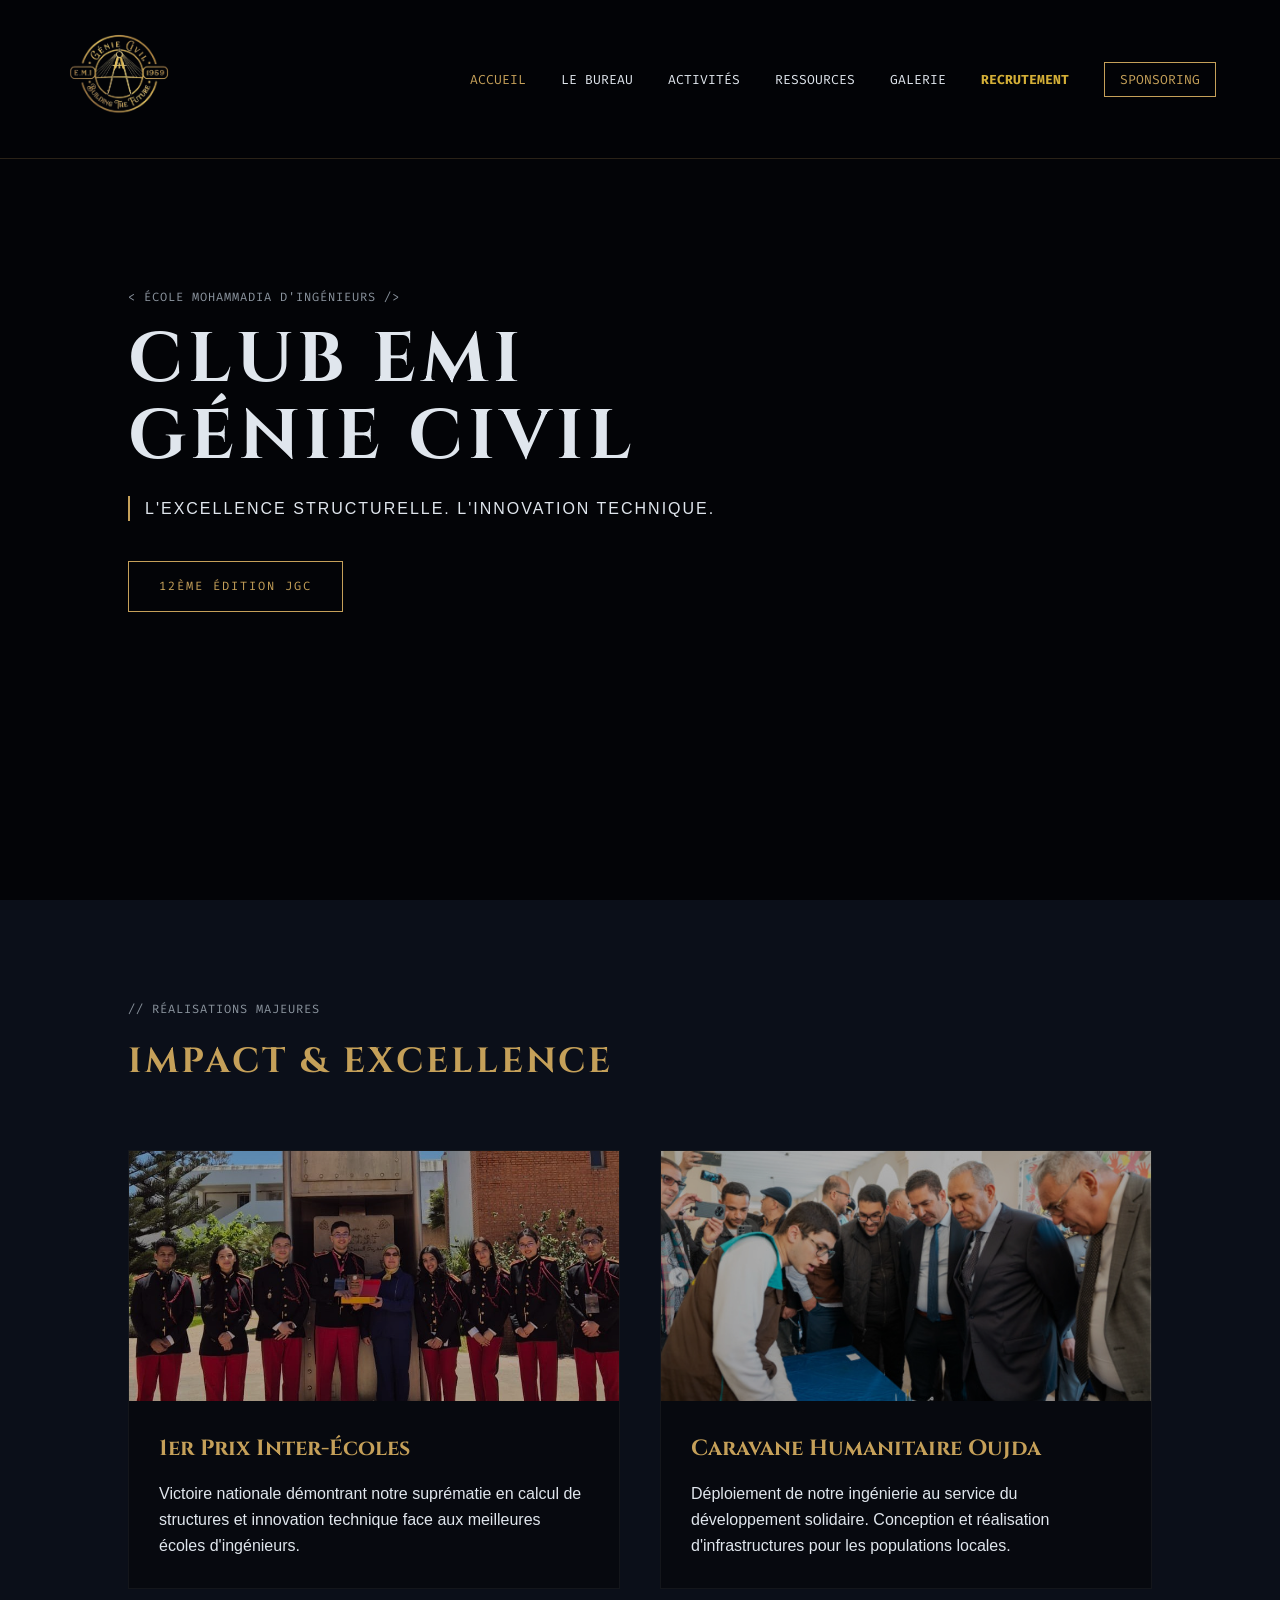
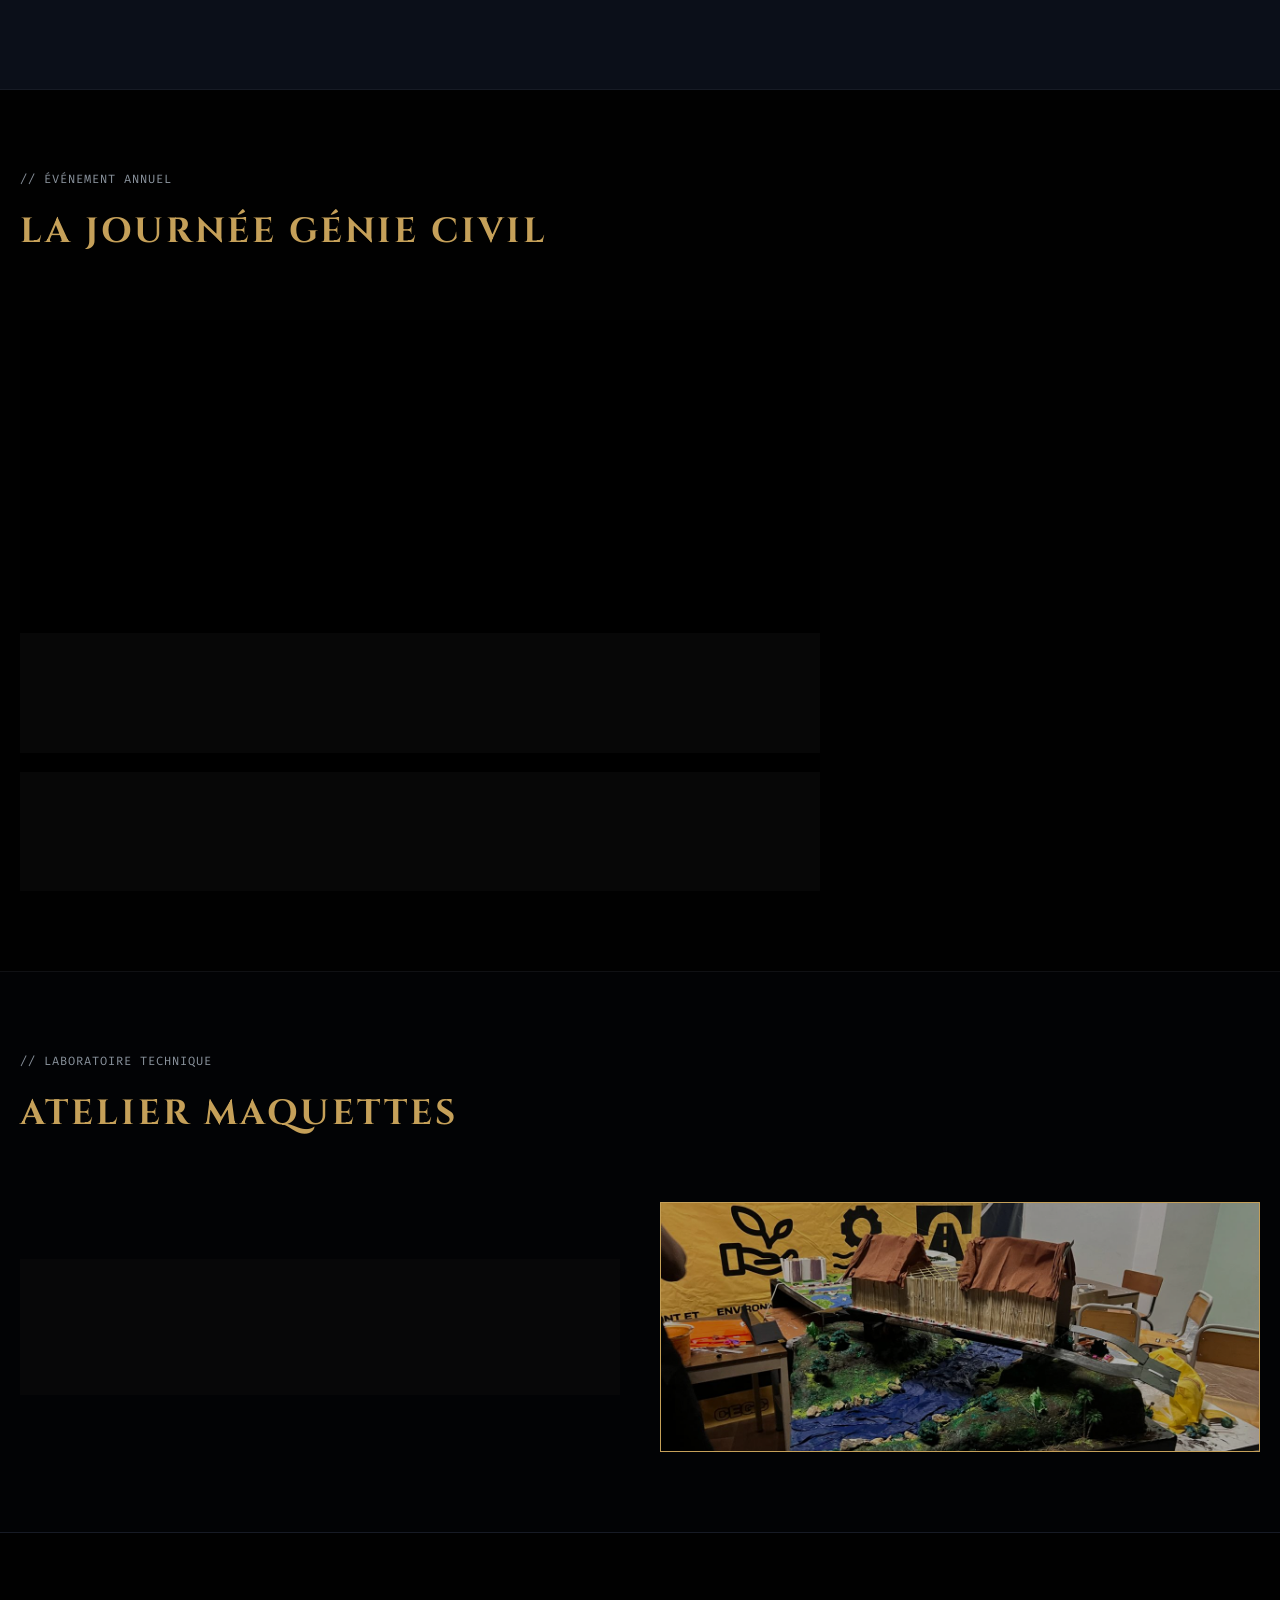
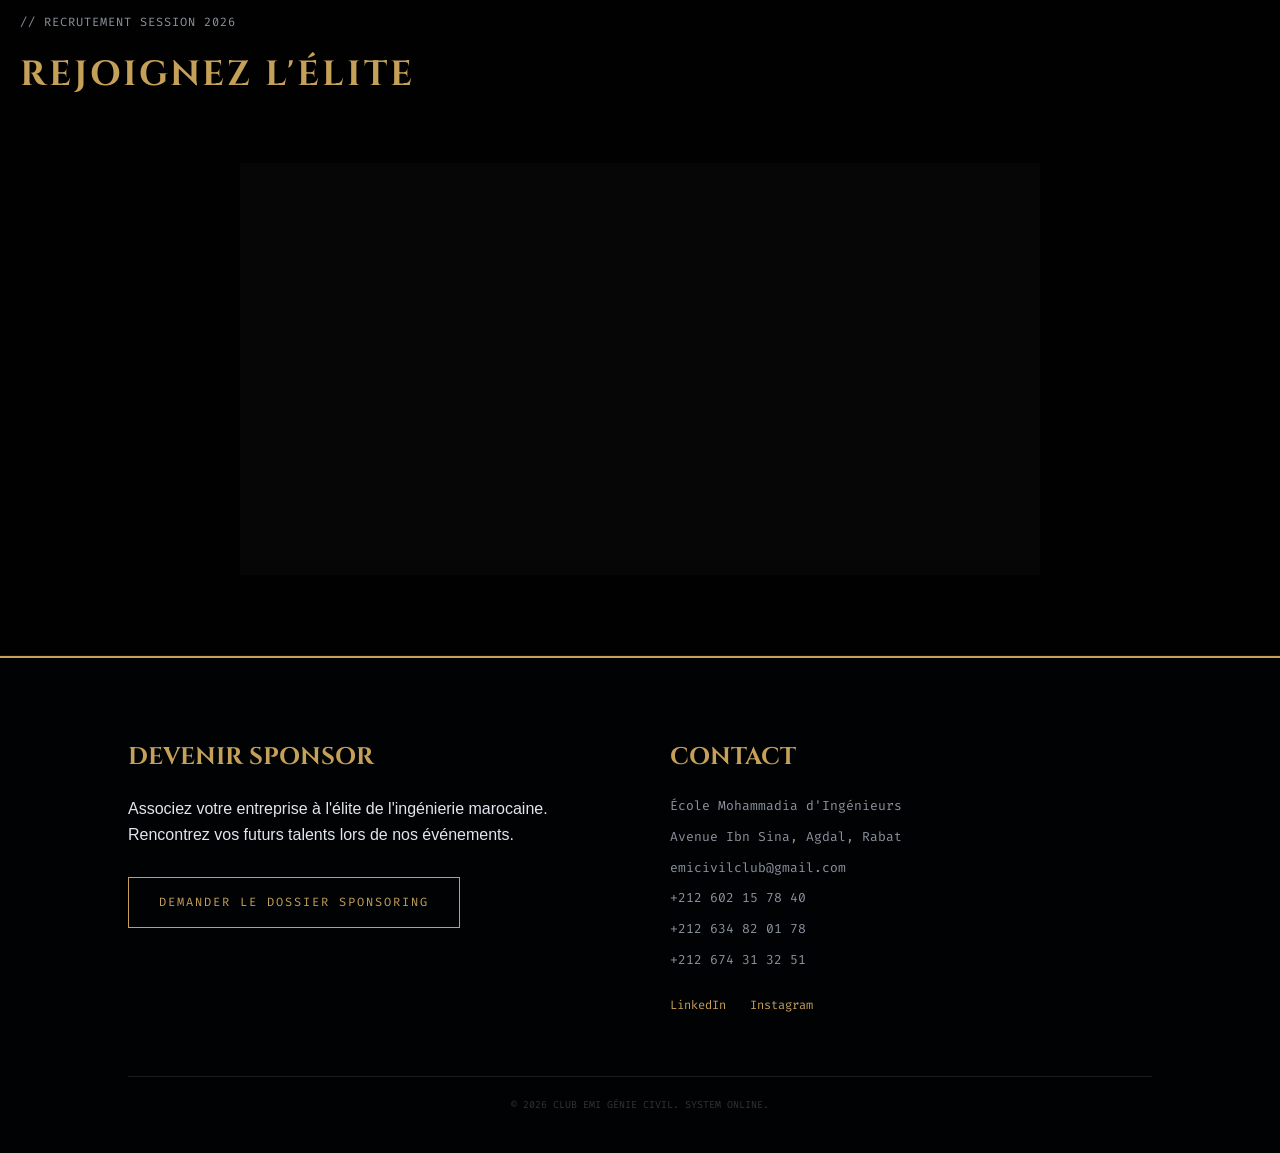
<file: index.html>
<!DOCTYPE html>
<html lang="fr">
<head>
    <meta charset="UTF-8">
    <meta name="viewport" content="width=device-width, initial-scale=1.0">
    <title>CLUB EMI GÉNIE CIVIL | Royale Édition</title>
    <link rel="preconnect" href="https://fonts.googleapis.com">
    <link rel="preconnect" href="https://fonts.gstatic.com" crossorigin>
    <link href="https://fonts.googleapis.com/css2?family=Cinzel:wght@600;800;900&family=Fira+Code:wght@300;400;500&display=swap" rel="stylesheet">
    <link rel="stylesheet" href="css/style.css">
</head>
<body>

    <!-- BARRE DE NAVIGATION ROYALE -->
    <nav class="royal-navbar" id="navbar">
        <div class="logo-container">
            <a href="index.html">
                <img src="assets/images/club_emi_genie_civil-removebg-preview.png" alt="Logo EMI GC" class="logo-img">
            </a>
        </div>
        <ul class="nav-links">
            <li><a href="index.html" class="active">Accueil</a></li>
            <li><a href="bureau.html">Le Bureau</a></li>
            <li><a href="activites.html">Activités</a></li>
            <li><a href="ressources.html">Ressources</a></li>
            <li><a href="galerie.html">Galerie</a></li>
            <li><a href="index.html#recrutement" style="color: #D4AF37; font-weight: bold;">Recrutement</a></li>
            <li><a href="#contact" class="btn-sponsoring">Sponsoring</a></li>
        </ul>
    </nav>

    <!-- HERO SECTION : VIDÉO EN ARRIÈRE-PLAN -->
    <header class="hero-royal">
        <video autoplay muted loop playsinline class="bg-video">
            <source src="assets/images/background-hero.mp4" type="video/mp4">
        </video>
        <div class="hero-overlay"></div>

        <div class="hero-content">
            <span class="system-code">&lt; ÉCOLE MOHAMMADIA D'INGÉNIEURS /&gt;</span>
            <h1 class="main-title lightning-text">
                CLUB EMI<br>
                GÉNIE CIVIL
            </h1>
            <p class="tagline">L'excellence structurelle. L'innovation technique.</p>
            <div class="hero-actions">
                <a href="#jgc" class="btn-royal">12ème Édition JGC</a>
            </div>
        </div>
    </header>

    <!-- SECTION : NOS FIERTÉS -->
    <section id="fiertes" class="section-royal dark-panel">
        <div class="section-header">
            <span class="system-code">// RÉALISATIONS MAJEURES</span>
            <h2 class="section-title">IMPACT & EXCELLENCE</h2>
        </div>

        <div class="grid-2-cols">
            <article class="card-royal">
                <div class="media-space">
                    <img src="assets/images/premier-prix.jpg" alt="1er Prix Inter-Écoles">
                </div>
                <div class="card-content">
                    <h3>1er Prix Inter-Écoles</h3>
                    <p>Victoire nationale démontrant notre suprématie en calcul de structures et innovation technique face aux meilleures écoles d'ingénieurs.</p>
                </div>
            </article>

            <article class="card-royal">
                <div class="media-space">
                    <img src="assets/images/caravane-oujda.jpg" alt="Caravane Oujda">
                </div>
                <div class="card-content">
                    <h3>Caravane Humanitaire Oujda</h3>
                    <p>Déploiement de notre ingénierie au service du développement solidaire. Conception et réalisation d'infrastructures pour les populations locales.</p>
                </div>
            </article>
        </div>
    </section>

    <!-- SECTION : JOURNÉE GÉNIE CIVIL (NOUVEAU FOND VIDÉO) -->
    <section id="jgc" class="section-royal section-video-bg">
        
        <!-- Vidéo en arrière-plan pour la JGC -->
        <video autoplay muted loop playsinline class="bg-video-element">
            <source src="assets/images/background-jgc.mp4" type="video/mp4">
        </video>
        <div class="overlay-black"></div>

        <!-- Le contenu qui se place au-dessus de la vidéo -->
        <div class="relative-z w-100">
            <div class="section-header">
                <span class="system-code">// ÉVÉNEMENT ANNUEL</span>
                <h2 class="section-title">LA JOURNÉE GÉNIE CIVIL</h2>
            </div>

            <div class="jgc-showcase">
                <div class="jgc-main highlight-box" style="background: rgba(10,10,10,0.7); backdrop-filter: blur(5px);">
                    <div class="media-space large-media">
                        <img src="assets/images/jgc-12.jpg" alt="12ème Édition JGC">
                    

                

                <div class="jgc-archives">
                    <a href="galerie.html#edition-11" class="archive-box" style="text-decoration: none; display: flex; flex-direction: column; background: rgba(10,10,10,0.7); backdrop-filter: blur(5px);">
                        <span class="archive-year">11ème Édition</span>
                        <span class="link-royal">Voir la galerie &rarr;</span>
                    </a>
                    <a href="galerie.html#edition-10" class="archive-box" style="text-decoration: none; display: flex; flex-direction: column; background: rgba(10,10,10,0.7); backdrop-filter: blur(5px);">
                        <span class="archive-year">10ème Édition</span>
                        <span class="link-royal">Voir la galerie &rarr;</span>
                    </a>
                </div>
            </div>
        </div>
    </section>

    <!-- SECTION : MAQUETTES & CONCEPTION (NOUVEAU FOND VIDÉO) -->
    <section id="maquettes" class="section-royal section-video-bg dark-panel">
        
        <!-- Vidéo en arrière-plan pour les Maquettes -->
        <video autoplay muted loop playsinline class="bg-video-element">
            <source src="assets/images/background-maquettes.mp4" type="video/mp4">
        </video>
        <div class="overlay-black"></div>

        <!-- Le contenu qui se place au-dessus de la vidéo -->
        <div class="relative-z w-100">
            <div class="section-header">
                <span class="system-code">// LABORATOIRE TECHNIQUE</span>
                <h2 class="section-title">ATELIER MAQUETTES</h2>
            </div>
            
            <div class="grid-2-cols align-center">
                <div class="text-content" style="background: rgba(10,10,10,0.7); padding: 30px; border-radius: 8px; backdrop-filter: blur(5px);">
                    <p>De la modélisation à la matérialisation. Nos membres conçoivent des maquettes structurelles complexes, testant la résistance des matériaux et la viabilité des calculs de charge en conditions réelles.</p>
                </div>
                <div class="media-space border-lightning">
                    <img src="assets/images/maquette.jpg" alt="Atelier Maquettes">
                </div>
            </div>
        </div>
    </section>

   <!-- SECTION : RECRUTEMENT -->
    <section id="recrutement" class="section-royal section-video-bg">
        
        <video autoplay muted loop playsinline class="bg-video-element">
            <source src="assets/images/background-recrutement.mp4" type="video/mp4">
        </video>
        <div class="overlay-black"></div>

        <div class="relative-z w-100">
            <div class="section-header">
                <span class="system-code">// RECRUTEMENT SESSION 2026</span>
                <h2 class="section-title">REJOIGNEZ L'ÉLITE</h2>
            </div>
            
            <div class="recrutement-box border-lightning" style="margin: 0 auto;">
                <h3 class="gold-text">CAMPAGNE DE RECRUTEMENT OUVERTE</h3>
                <p>
                    Vous êtes passionné par le Génie Civil, la conception de structures et la gestion de projet ? 
                    Vous souhaitez développer vos compétences techniques et votre leadership au sein d'une équipe dynamique ? 
                    <br><br>
                    <strong>Le Club EMI Génie Civil ouvre ses portes aux nouveaux talents.</strong>
                </p>
                <a href="https://docs.google.com/forms/d/e/1FAIpQLSdDAiFeXkHKXEG2_kD0ohz4JoqBTavvWoqa4Oe23pOXid1NIQ/viewform?usp=publish-editor" target="_blank" class="btn-royal">DÉPOSER MA CANDIDATURE</a>
            </div>
        </div>
    </section>
    
    <!-- SECTION : SPONSORING & CONTACT -->
    <footer id="contact" class="footer-royal">
        <!-- Reste identique... -->
        <div class="footer-grid">
            <div class="sponsoring-box">
                <h3 class="lightning-text">DEVENIR SPONSOR</h3>
                <p>Associez votre entreprise à l'élite de l'ingénierie marocaine. Rencontrez vos futurs talents lors de nos événements.</p>
                <a href="mailto:emicivilclub@gmail.com?subject=Demande de Dossier de Sponsoring - Club EMI GC" class="btn-royal">Demander le Dossier Sponsoring</a>
            </div>
            <div class="contact-info">
                <h3>CONTACT</h3>
                <ul>
                    <li>École Mohammadia d'Ingénieurs</li>
                    <li>Avenue Ibn Sina, Agdal, Rabat</li>
                    <li>emicivilclub@gmail.com</li>
                    <li>+212 602 15 78 40</li>
                    <li>+212 634 82 01 78</li>
                    <li>+212 674 31 32 51</li>
                </ul>
                <div class="social-links">
                    <a href="https://www.linkedin.com/company/clubgeniecivilemi/home/" target="_blank">LinkedIn</a>
                    <a href="https://www.instagram.com/clubemigeniecivil/" target="_blank">Instagram</a>
                </div>
            </div>
        </div>
        <div class="copyright">
            <p>&copy; 2026 CLUB EMI GÉNIE CIVIL. SYSTEM ONLINE.</p>
        </div>
    </footer>

</body>
</html>
</file>
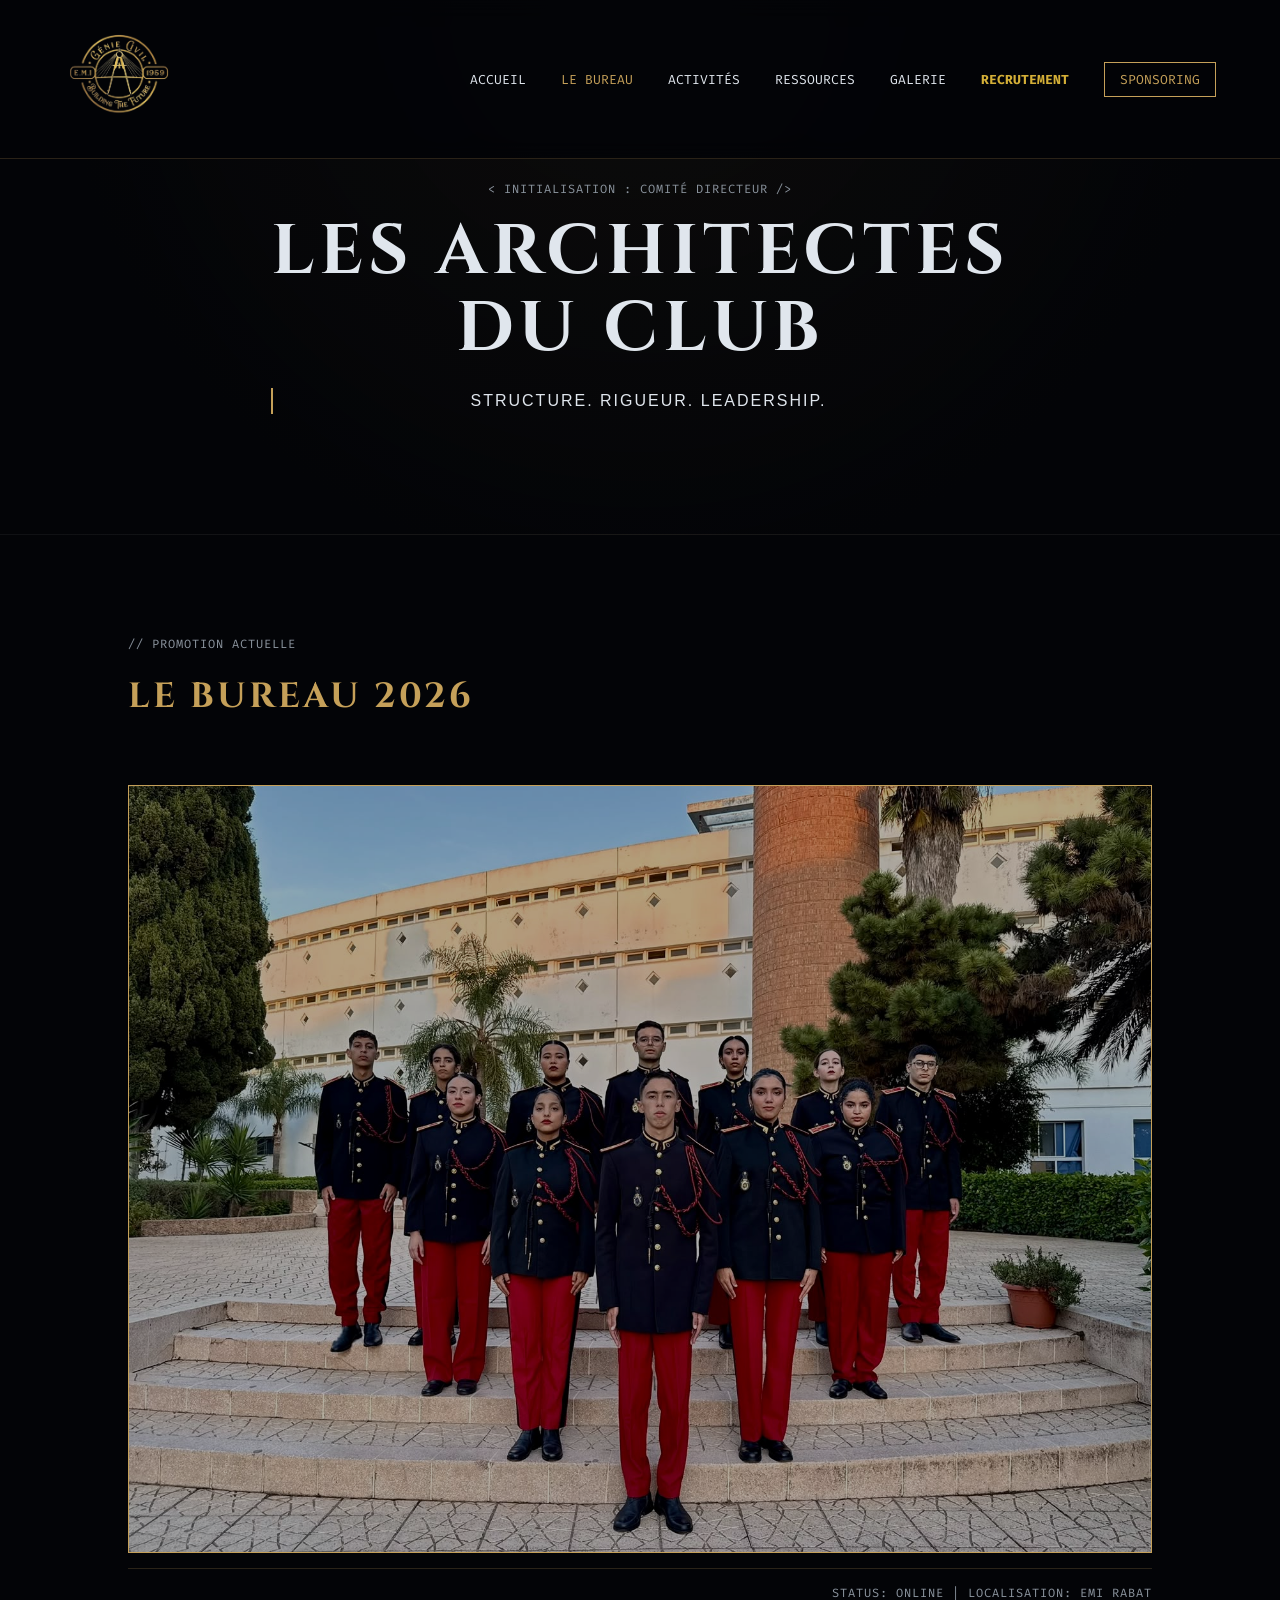
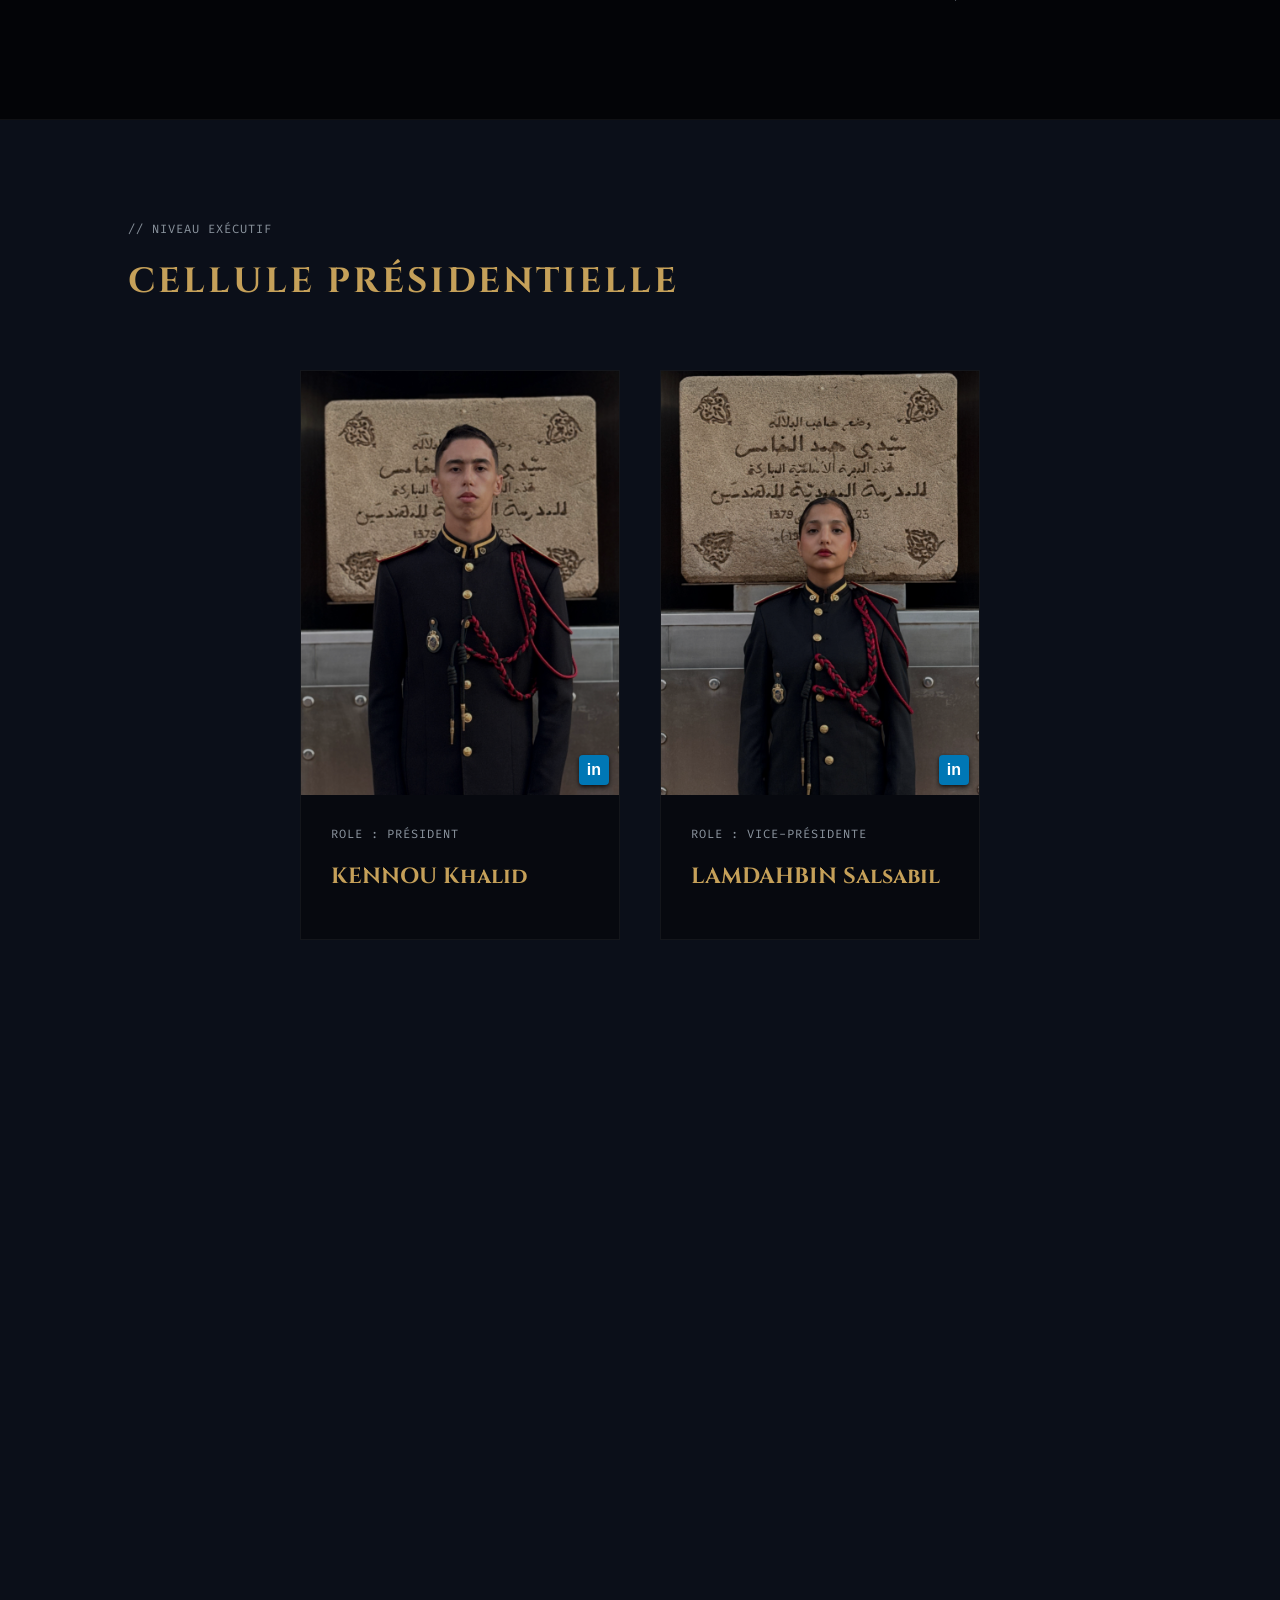
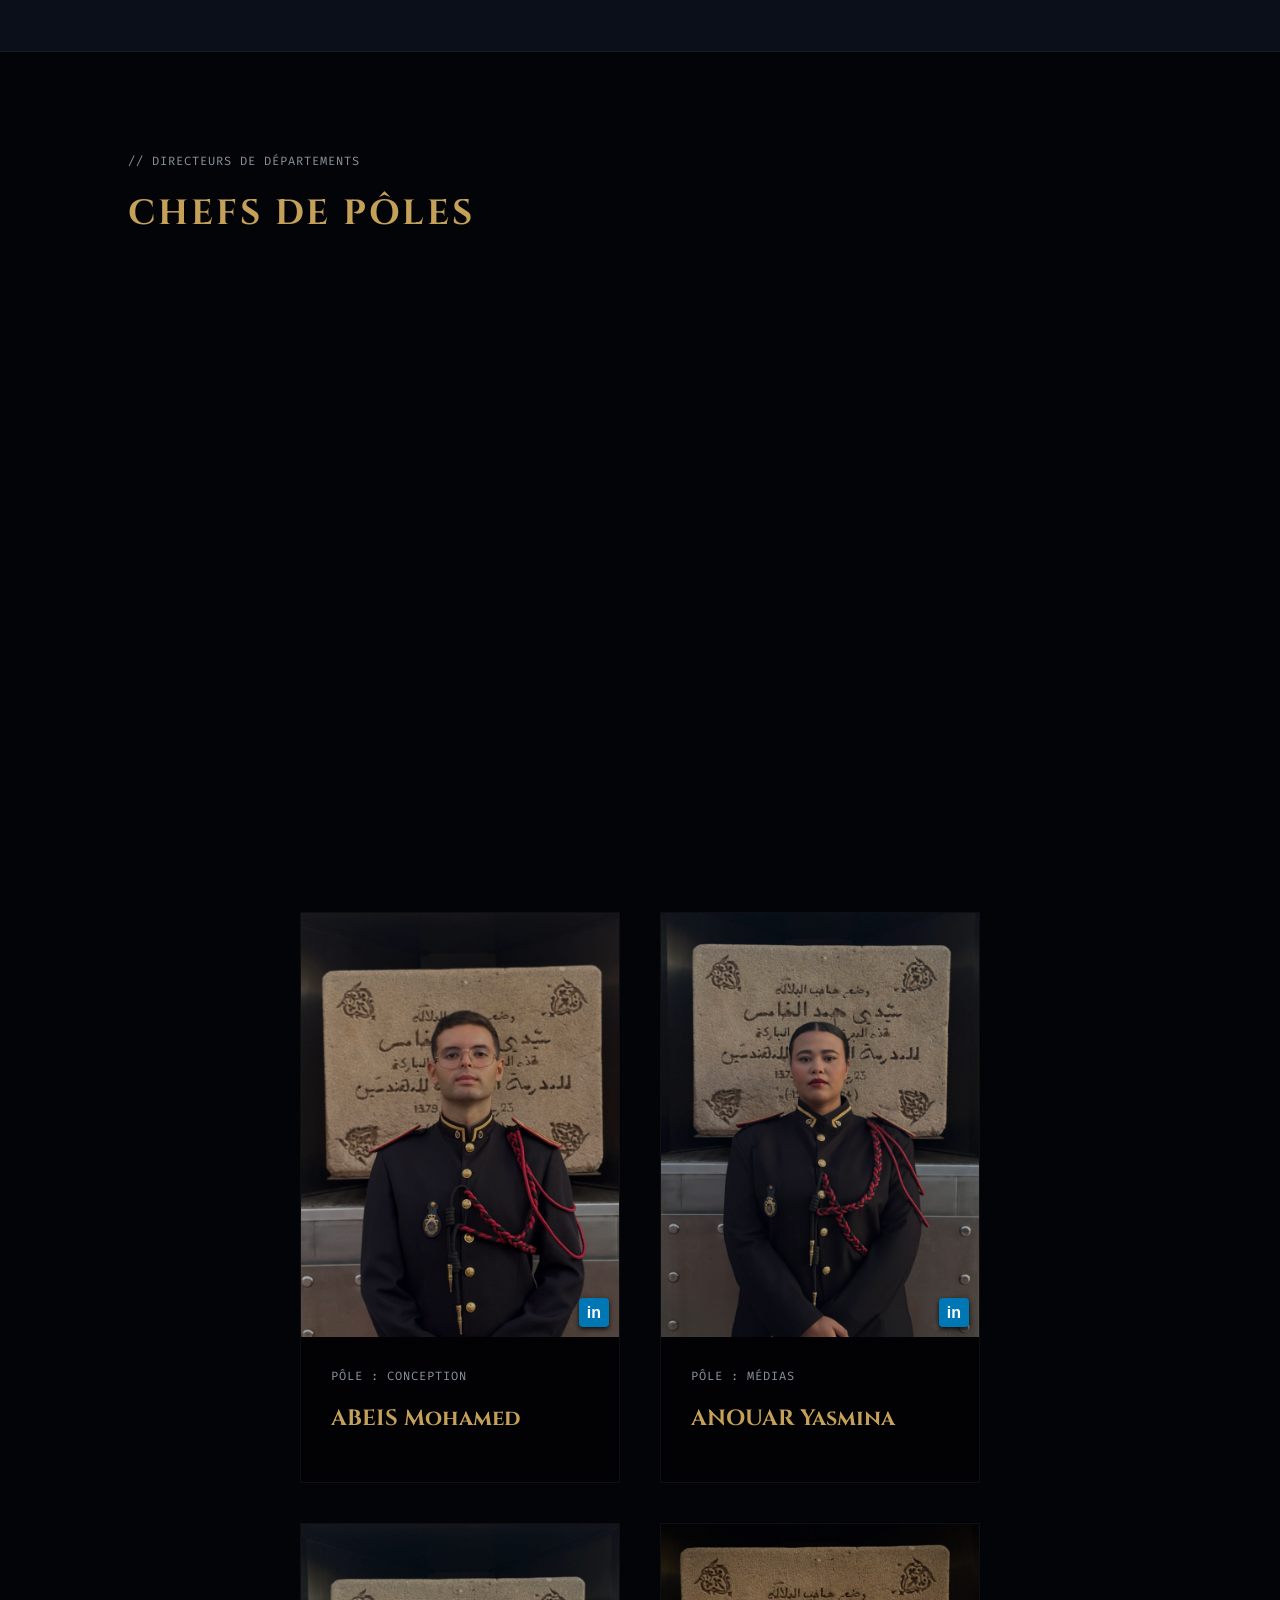
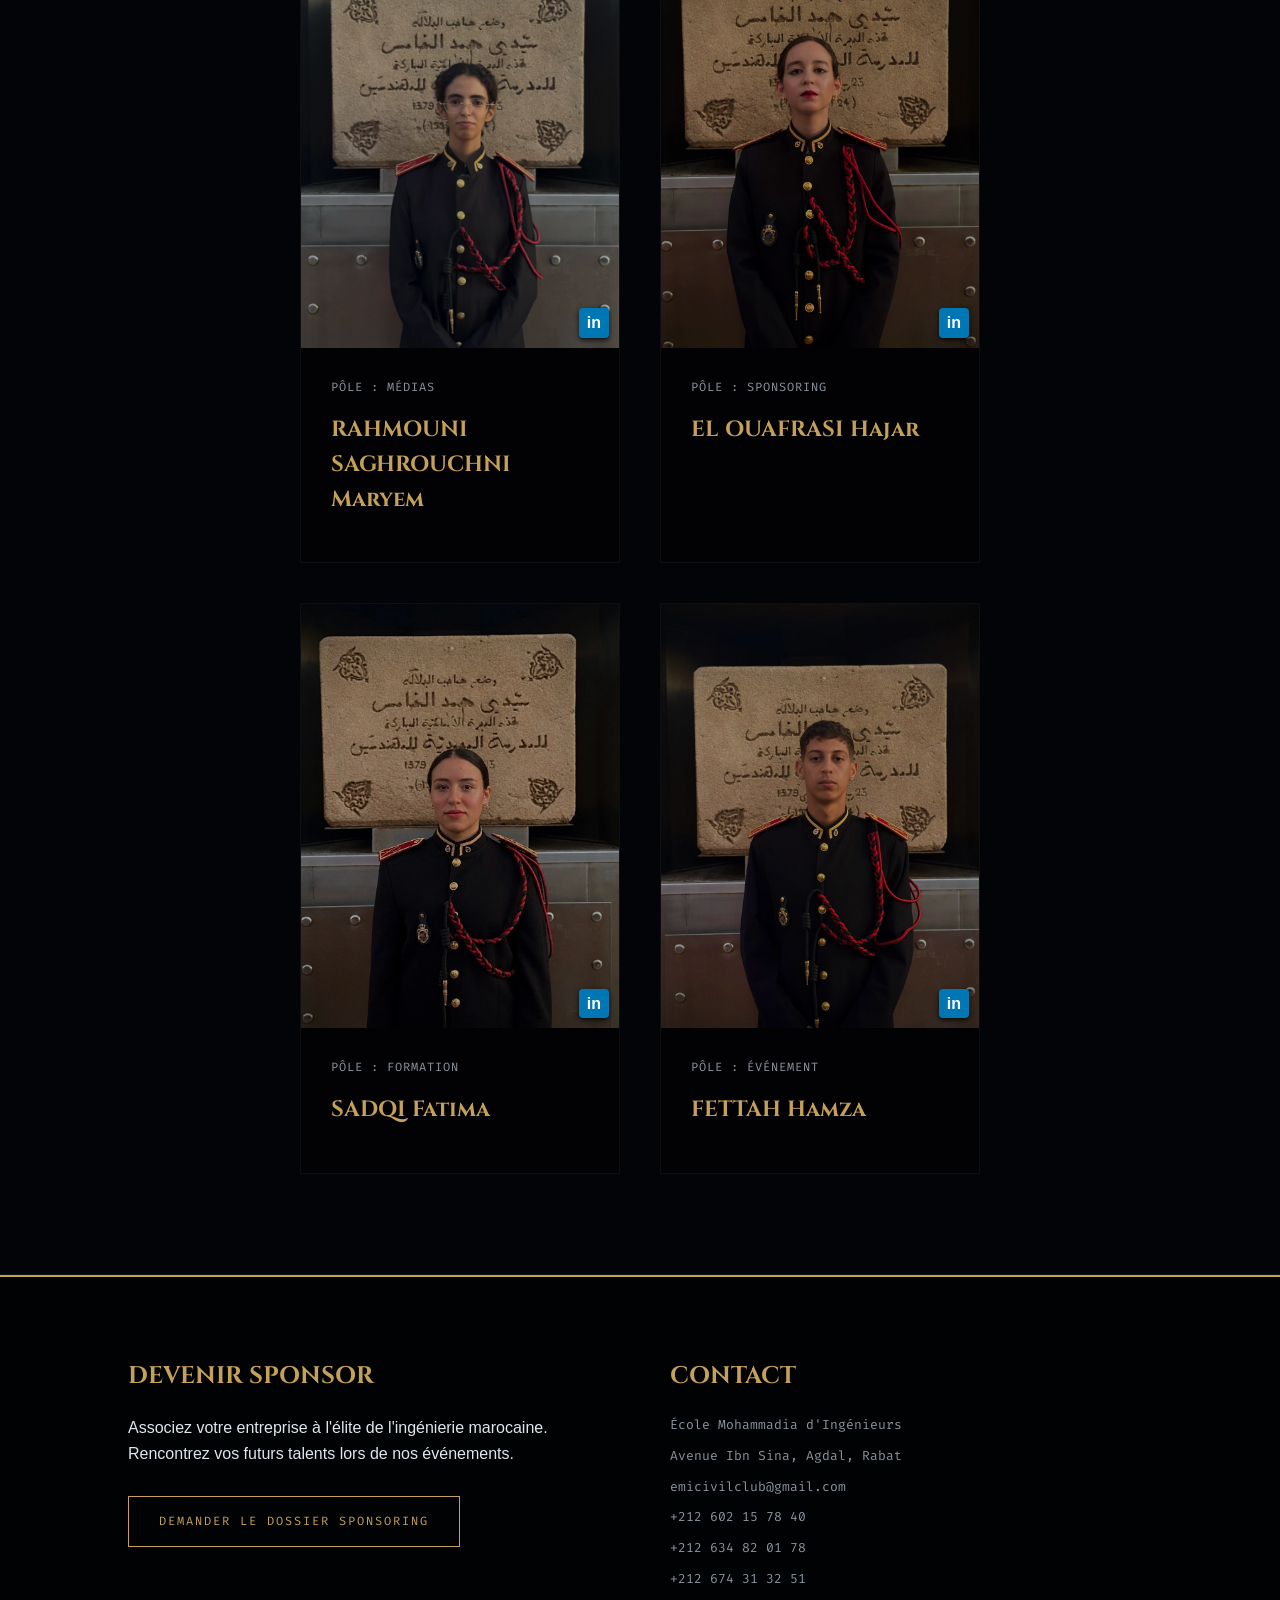
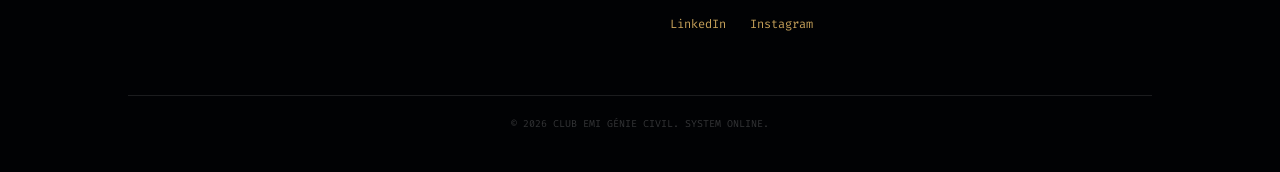
<file: bureau.html>
<!DOCTYPE html>
<html lang="fr">
<head>
    <meta charset="UTF-8">
    <meta name="viewport" content="width=device-width, initial-scale=1.0">
    <title>Le Bureau | CLUB EMI GÉNIE CIVIL</title>
    <link rel="preconnect" href="https://fonts.googleapis.com">
    <link rel="preconnect" href="https://fonts.gstatic.com" crossorigin>
    <link href="https://fonts.googleapis.com/css2?family=Cinzel:wght@600;800;900&family=Fira+Code:wght@300;400;500&display=swap" rel="stylesheet">
    <link rel="stylesheet" href="css/style.css">
</head>
<body>

    <!-- BARRE DE NAVIGATION ROYALE -->
    <nav class="royal-navbar" id="navbar">
        <div class="logo-container">
            <a href="index.html">
                <img src="assets/images/club_emi_genie_civil-removebg-preview.png" alt="Logo EMI GC" class="logo-img">
            </a>
        </div>
        <ul class="nav-links">
            <li><a href="index.html">Accueil</a></li>
            <li><a href="bureau.html" class="active">Le Bureau</a></li>
            <li><a href="activites.html">Activités</a></li>
            <li><a href="ressources.html">Ressources</a></li>
            <li><a href="galerie.html">Galerie</a></li>
            <li><a href="index.html#recrutement" style="color: #D4AF37; font-weight: bold;">Recrutement</a></li>
            <li><a href="index.html#contact" class="btn-sponsoring">Sponsoring</a></li>
        </ul>
    </nav>

    <!-- EN-TÊTE INTERNE -->
    <header class="page-header-royal">
        <div class="header-content">
            <span class="system-code">&lt; INITIALISATION : COMITÉ DIRECTEUR /&gt;</span>
            <h1 class="main-title lightning-text">LES ARCHITECTES<br>DU CLUB</h1>
            <p class="tagline">Structure. Rigueur. Leadership.</p>
        </div>
    </header>

    <!-- LA GRANDE PHOTO DE GROUPE -->
    <section class="section-royal">
        <div class="section-header">
            <span class="system-code">// PROMOTION ACTUELLE</span>
            <h2 class="section-title">LE BUREAU 2026</h2>
        </div>
        
        <div class="media-space large-media border-lightning">
            <img src="assets/images/photo-groupe.jpg" alt="Le Comité Directeur du Club EMI Génie Civil">
        </div>
        <div class="caption-royal">
            <span class="system-code">STATUS: ONLINE | LOCALISATION: EMI RABAT</span>
        </div>
    </section>

    <!-- 1. CELLULE PRÉSIDENTIELLE (3 Membres) -->
    <section class="section-royal dark-panel">
        <div class="section-header">
            <span class="system-code">// NIVEAU EXÉCUTIF</span>
            <h2 class="section-title">CELLULE PRÉSIDENTIELLE</h2>
        </div>

        <div class="roster-grid">
            <!-- Président -->
            <article class="card-royal">
                <div class="media-space portrait-media">
                    <a href="https://www.linkedin.com/in/khalid-kennou-a34983368/" target="_blank">
                        <img src="assets/images/president.jpg" alt="Président">
                    </a>
                </div>
                <div class="card-content">
                    <span class="system-code">ROLE : PRÉSIDENT</span>
                    <h3 class="gold-text">KENNOU Khalid</h3>
                </div>
            </article>

            <!-- Vice-Présidente -->
            <article class="card-royal">
                <div class="media-space portrait-media">
                    <a href="https://www.linkedin.com/in/salsabil-lamdahbin-134295387/" target="_blank">
                        <img src="assets/images/vice-presidente.jpg" alt="Vice-Présidente">
                    </a>
                </div>
                <div class="card-content">
                    <span class="system-code">ROLE : VICE-PRÉSIDENTE</span>
                    <h3 class="gold-text">LAMDAHBIN Salsabil</h3>
                </div>
            </article>

            <!-- Secrétaire Générale -->
            <article class="card-royal">
                <div class="media-space portrait-media">
                    <a href="https://www.linkedin.com/in/malak-tansaoui-78266a369/" target="_blank">
                        <img src="assets/images/secretaire.jpg" alt="Secrétaire Générale">
                    </a>
                </div>
                <div class="card-content">
                    <span class="system-code">ROLE : SECRÉTAIRE GÉNÉRALE</span>
                    <h3 class="gold-text">TANSAOUI Malak</h3>
                </div>
            </article>
        </div>
    </section>

    <!-- 2. CHEFS DE PÔLES (9 Membres avec Hamza) -->
    <section class="section-royal">
        <div class="section-header">
            <span class="system-code">// DIRECTEURS DE DÉPARTEMENTS</span>
            <h2 class="section-title">CHEFS DE PÔLES</h2>
        </div>

        <div class="roster-grid">
            
            <!-- Pôle Projets (2) -->

            </article>
            <article class="card-royal">
                <div class="media-space portrait-media">
                    <a href="https://www.linkedin.com/in/douaa-fadili-24a874257/" target="_blank">
                        <img src="assets/images/chef-projet-2.jpg" alt="Chef Projet 2">
                    </a>
                </div>
                <div class="card-content">
                    <span class="system-code">PÔLE : PROJETS</span>
                    <h3 class="gold-text">FADILI Douaa</h3>
                </div>
            </article>

            <!-- Pôle Conception (2) -->
            <article class="card-royal">
                <div class="media-space portrait-media">
                    <a href="https://www.linkedin.com/in/sahar-demnati-001aa7392/" target="_blank">
                        <img src="assets/images/chef-conception-1.jpg" alt="Chef Conception 1">
                    </a>
                </div>
                <div class="card-content">
                    <span class="system-code">PÔLE : CONCEPTION</span>
                    <h3 class="gold-text">DEMNATI Sahar</h3>
                </div>
            </article>
            <article class="card-royal">
                <div class="media-space portrait-media">
                    <a href="https://www.linkedin.com/in/mohamed-abeis-8197a9247/" target="_blank">
                        <img src="assets/images/chef-conception-2.jpg" alt="Chef Conception 2">
                    </a>
                </div>
                <div class="card-content">
                    <span class="system-code">PÔLE : CONCEPTION</span>
                    <h3 class="gold-text">ABEIS Mohamed</h3>
                </div>
            </article>

            <!-- Pôle Média (2) -->
            <article class="card-royal">
                <div class="media-space portrait-media">
                    <a href="https://www.linkedin.com/in/yasmina-anouar-b01618292/" target="_blank">
                        <img src="assets/images/chef-media-1.jpg" alt="Chef Média 1">
                    </a>
                </div>
                <div class="card-content">
                    <span class="system-code">PÔLE : MÉDIAS</span>
                    <h3 class="gold-text">ANOUAR Yasmina</h3>
                </div>
            </article>
            <article class="card-royal">
                <div class="media-space portrait-media">
                    <a href="https://www.linkedin.com/in/meryem-rahmouni-seghrouchni-991232346/" target="_blank">
                        <img src="assets/images/chef-media-2.jpg" alt="Chef Média 2">
                    </a>
                </div>
                <div class="card-content">
                    <span class="system-code">PÔLE : MÉDIAS</span>
                    <h3 class="gold-text">RAHMOUNI SAGHROUCHNI Maryem</h3>
                </div>
            </article>

            <!-- Pôle Sponsoring (1) -->
            <article class="card-royal">
                <div class="media-space portrait-media">
                    <a href="LIEN_LINKEDIN_HAJAR_ICI" target="_blank">
                        <img src="assets/images/chef-sponso.jpg" alt="Chef Sponsoring">
                    </a>
                </div>
                <div class="card-content">
                    <span class="system-code">PÔLE : SPONSORING</span>
                    <h3 class="gold-text">EL OUAFRASI Hajar</h3>
                </div>
            </article>

            <!-- Pôle Formation (1) -->
            <article class="card-royal">
                <div class="media-space portrait-media">
                    <a href="https://www.linkedin.com/in/fatima-sadqi-b0b33a324/" target="_blank">
                        <img src="assets/images/chef-formation.jpg" alt="Chef Formation">
                    </a>
                </div>
                <div class="card-content">
                    <span class="system-code">PÔLE : FORMATION</span>
                    <h3 class="gold-text">SADQI Fatima</h3>
                </div>
            </article>

            <!-- Pôle Événement (1) - NOUVEAU MEMBRE -->
            <article class="card-royal">
                <div class="media-space portrait-media">
                    <a href="https://www.linkedin.com/in/hamza-fettah-bab478351/" target="_blank">
                        <img src="assets/images/chef-evenement.jpg" alt="Chef Événement">
                    </a>
                </div>
                <div class="card-content">
                    <span class="system-code">PÔLE : ÉVÉNEMENT</span>
                    <h3 class="gold-text">FETTAH Hamza</h3>
                </div>
            </article>

        </div>
    </section>

    <!-- SECTION : SPONSORING & CONTACT (Footer unifié) -->
    <footer id="contact" class="footer-royal">
        <div class="footer-grid">
            <div class="sponsoring-box">
                <h3 class="lightning-text">DEVENIR SPONSOR</h3>
                <p>Associez votre entreprise à l'élite de l'ingénierie marocaine. Rencontrez vos futurs talents lors de nos événements.</p>
                <a href="mailto:emicivilclub@gmail.com?subject=Demande de Dossier de Sponsoring - Club EMI GC" class="btn-royal">Demander le Dossier Sponsoring</a>
            </div>

            <div class="contact-info">
                <h3>CONTACT</h3>
                <ul>
                    <li>École Mohammadia d'Ingénieurs</li>
                    <li>Avenue Ibn Sina, Agdal, Rabat</li>
                    <li>emicivilclub@gmail.com</li>
                    <li>+212 602 15 78 40</li>
                    <li>+212 634 82 01 78</li>
                    <li>+212 674 31 32 51</li>
                </ul>
                <div class="social-links">
                    <a href="https://www.linkedin.com/company/clubgeniecivilemi/home/" target="_blank">LinkedIn</a>
                    <a href="https://www.instagram.com/clubemigeniecivil/" target="_blank">Instagram</a>
                </div>
            </div>
        </div>
        <div class="copyright">
            <p>&copy; 2026 CLUB EMI GÉNIE CIVIL. SYSTEM ONLINE.</p>
        </div>
    </footer>

    <script src="js/script.js"></script>
</body>
</html>
</file>
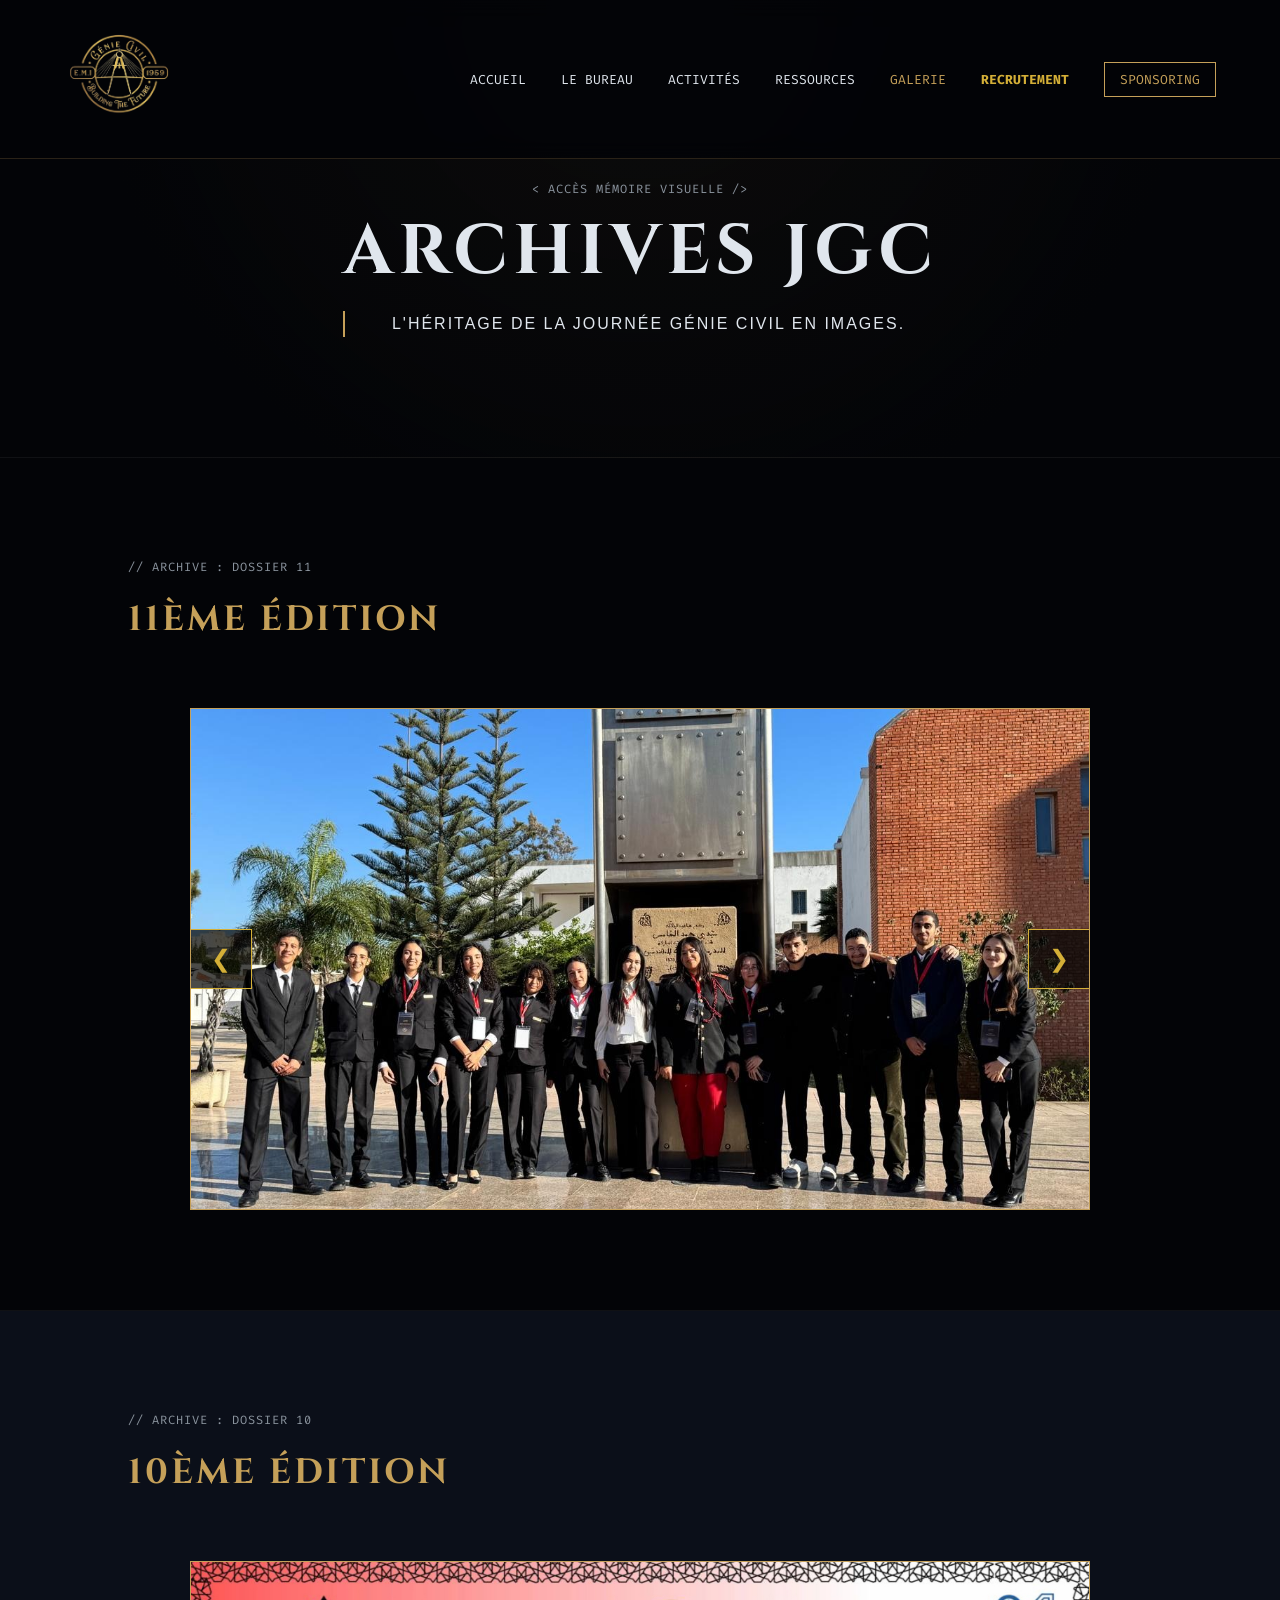
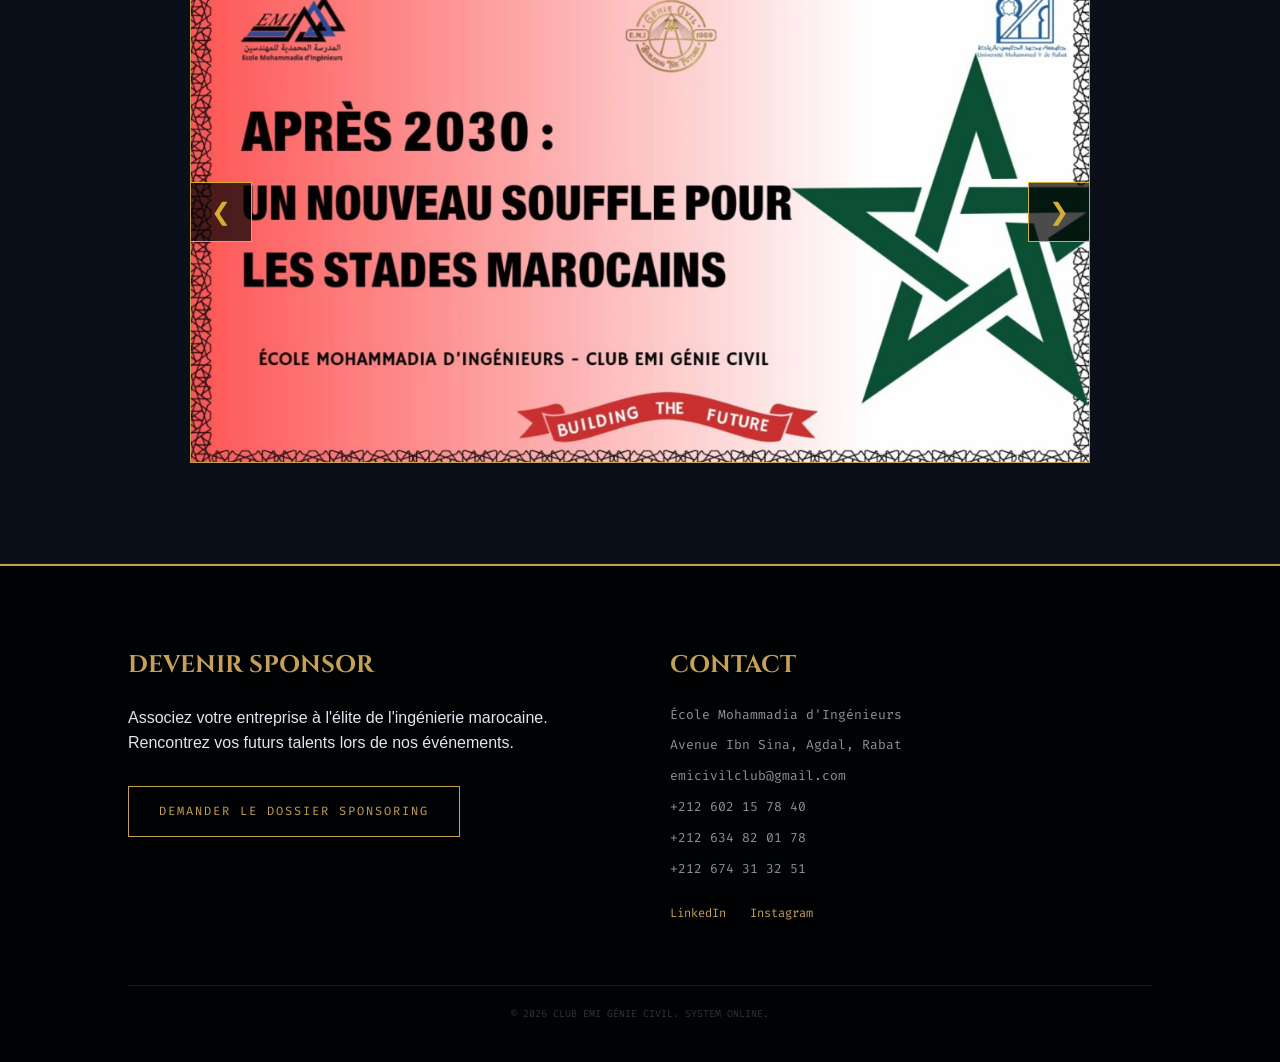
<file: galerie.html>
<!DOCTYPE html>
<html lang="fr">
<head>
    <meta charset="UTF-8">
    <meta name="viewport" content="width=device-width, initial-scale=1.0">
    <title>Galerie JGC | CLUB EMI GÉNIE CIVIL</title>
    <link rel="preconnect" href="https://fonts.googleapis.com">
    <link rel="preconnect" href="https://fonts.gstatic.com" crossorigin>
    <link href="https://fonts.googleapis.com/css2?family=Cinzel:wght@600;800;900&family=Fira+Code:wght@300;400;500&display=swap" rel="stylesheet">
    <link rel="stylesheet" href="css/style.css">
</head>
<body>

    <!-- BARRE DE NAVIGATION ROYALE -->
    <nav class="royal-navbar" id="navbar">
        <div class="logo-container">
            <a href="index.html">
                <!-- N'oublie pas de vérifier le nom de ton logo ici si tu l'as changé -->
                <img src="assets/images/club_emi_genie_civil-removebg-preview.png" alt="Logo EMI GC" class="logo-img">
            </a>
        </div>
        <ul class="nav-links">
            <li><a href="index.html">Accueil</a></li>
            <li><a href="bureau.html">Le Bureau</a></li>
            <li><a href="activites.html">Activités</a></li>
            <li><a href="ressources.html">Ressources</a></li>
            <li><a href="galerie.html" class="active">Galerie</a></li>
            <li><a href="index.html#recrutement" style="color: #D4AF37; font-weight: bold;">Recrutement</a></li>
            <li><a href="index.html#contact" class="btn-sponsoring">Sponsoring</a></li>
        </ul>
    </nav>

    <!-- EN-TÊTE DE LA GALERIE -->
    <header class="page-header-royal">
        <div class="header-content">
            <span class="system-code">&lt; ACCÈS MÉMOIRE VISUELLE /&gt;</span>
            <h1 class="main-title lightning-text">ARCHIVES JGC</h1>
            <p class="tagline">L'héritage de la Journée Génie Civil en images.</p>
        </div>
    </header>

    <!-- GALERIE 11ÈME ÉDITION (Slider) -->
    <section id="edition-11" class="section-royal">
        <div class="section-header">
            <span class="system-code">// ARCHIVE : DOSSIER 11</span>
            <h2 class="section-title">11ÈME ÉDITION</h2>
        </div>
        
        <div class="carousel-container border-lightning">
            <!-- Remplace ces images par celles de la 11ème édition, tu peux en ajouter autant que tu veux -->
            <div class="carousel-slide active">
                <img src="assets/images/11-1.jpg" alt="JGC 11 Photo 1">
            </div>
            <div class="carousel-slide">
                <img src="assets/images/11-2.jpg" alt="JGC 11 Photo 2">
            </div>
            <div class="carousel-slide">
                <img src="assets/images/11-3.jpg" alt="JGC 11 Photo 3">
            </div>
            <div class="carousel-slide">
                <img src="assets/images/11-4.jpg" alt="JGC 11 Photo 4">
            </div>
            <div class="carousel-slide">
                <img src="assets/images/11-5.jpg" alt="JGC 11 Photo 5">
            </div>
            <div class="carousel-slide">
                <img src="assets/images/11-6.jpg" alt="JGC 11 Photo 6">
            </div>
            <div class="carousel-slide">
                <img src="assets/images/11-7.jpg" alt="JGC 11 Photo 7">
            </div>
            <div class="carousel-slide">
                <img src="assets/images/11-8.jpg" alt="JGC 11 Photo 8">
            </div>
            <div class="carousel-slide">
                <img src="assets/images/11-9.jpg" alt="JGC 11 Photo 9">
            </div>
            <!-- Boutons de navigation du Slider -->
            <button class="carousel-btn prev">&#10094;</button>
            <button class="carousel-btn next">&#10095;</button>
        </div>
    </section>

    <!-- GALERIE 10ÈME ÉDITION (Slider avec tes 17 photos) -->
    <section id="edition-10" class="section-royal dark-panel">
        <div class="section-header">
            <span class="system-code">// ARCHIVE : DOSSIER 10</span>
            <h2 class="section-title">10ÈME ÉDITION</h2>
        </div>
        
        <div class="carousel-container border-lightning">
            
            <div class="carousel-slide active">
                <img src="assets/images/10-1.jpg" alt="JGC 10 Photo 1">
            </div>
            <div class="carousel-slide">
                <img src="assets/images/10-2.jpg" alt="JGC 10 Photo 2">
            </div>
            <div class="carousel-slide">
                <img src="assets/images/10-3.jpg" alt="JGC 10 Photo 3">
            </div>
            <div class="carousel-slide">
                <img src="assets/images/10-4.jpg" alt="JGC 10 Photo 4">
            </div>
            <div class="carousel-slide">
                <img src="assets/images/10-5.jpg" alt="JGC 10 Photo 5">
            </div>
            <div class="carousel-slide">
                <img src="assets/images/10-6.jpg" alt="JGC 10 Photo 6">
            </div>
            <div class="carousel-slide">
                <img src="assets/images/10-7.jpg" alt="JGC 10 Photo 7">
            </div>
            <div class="carousel-slide">
                <img src="assets/images/10-8.jpg" alt="JGC 10 Photo 8">
            </div>
            <div class="carousel-slide">
                <img src="assets/images/10-9.jpg" alt="JGC 10 Photo 9">
            </div>
            <div class="carousel-slide">
                <img src="assets/images/10-10.jpg" alt="JGC 10 Photo 10">
            </div>
            <div class="carousel-slide">
                <img src="assets/images/10-11.jpg" alt="JGC 10 Photo 11">
            </div>
            <div class="carousel-slide">
                <img src="assets/images/10-12.jpg" alt="JGC 10 Photo 12">
            </div>
            <div class="carousel-slide">
                <img src="assets/images/10-13.jpg" alt="JGC 10 Photo 13">
            </div>
            <div class="carousel-slide">
                <img src="assets/images/10-14.jpg" alt="JGC 10 Photo 14">
            </div>
            <div class="carousel-slide">
                <img src="assets/images/10-15.jpg" alt="JGC 10 Photo 15">
            </div>
            <div class="carousel-slide">
                <img src="assets/images/10-16.jpg" alt="JGC 10 Photo 16">
            </div>
            <div class="carousel-slide">
                <img src="assets/images/10-17.jpg" alt="JGC 10 Photo 17">
            </div>

            <!-- Boutons de navigation du Slider -->
            <button class="carousel-btn prev">&#10094;</button>
            <button class="carousel-btn next">&#10095;</button>
        </div>
    </section>

    <!-- SECTION : SPONSORING & CONTACT (Footer unifié) -->
    <footer id="contact" class="footer-royal">
        <div class="footer-grid">
            <div class="sponsoring-box">
                <h3 class="lightning-text">DEVENIR SPONSOR</h3>
                <p>Associez votre entreprise à l'élite de l'ingénierie marocaine. Rencontrez vos futurs talents lors de nos événements.</p>
                <a href="mailto:emicivilclub@gmail.com?subject=Demande de Dossier de Sponsoring - Club EMI GC" class="btn-royal">Demander le Dossier Sponsoring</a>
            </div>

            <div class="contact-info">
                <h3>CONTACT</h3>
                <ul>
                    <li>École Mohammadia d'Ingénieurs</li>
                    <li>Avenue Ibn Sina, Agdal, Rabat</li>
                    <li>emicivilclub@gmail.com</li>
                    <li>+212 602 15 78 40</li>
                    <li>+212 634 82 01 78</li>
                    <li>+212 674 31 32 51</li>
                </ul>
                <div class="social-links">
                    <a href="https://www.linkedin.com/company/clubgeniecivilemi/home/" target="_blank">LinkedIn</a>
                    <a href="https://www.instagram.com/clubemigeniecivil/" target="_blank">Instagram</a>
                </div>
            </div>
        </div>
        <div class="copyright">
            <p>&copy; 2026 CLUB EMI GÉNIE CIVIL. SYSTEM ONLINE.</p>
        </div>
    </footer>

    <!-- Script JavaScript pour faire fonctionner le carrousel -->
    <script src="js/script.js"></script>
</body>
</html>
</file>
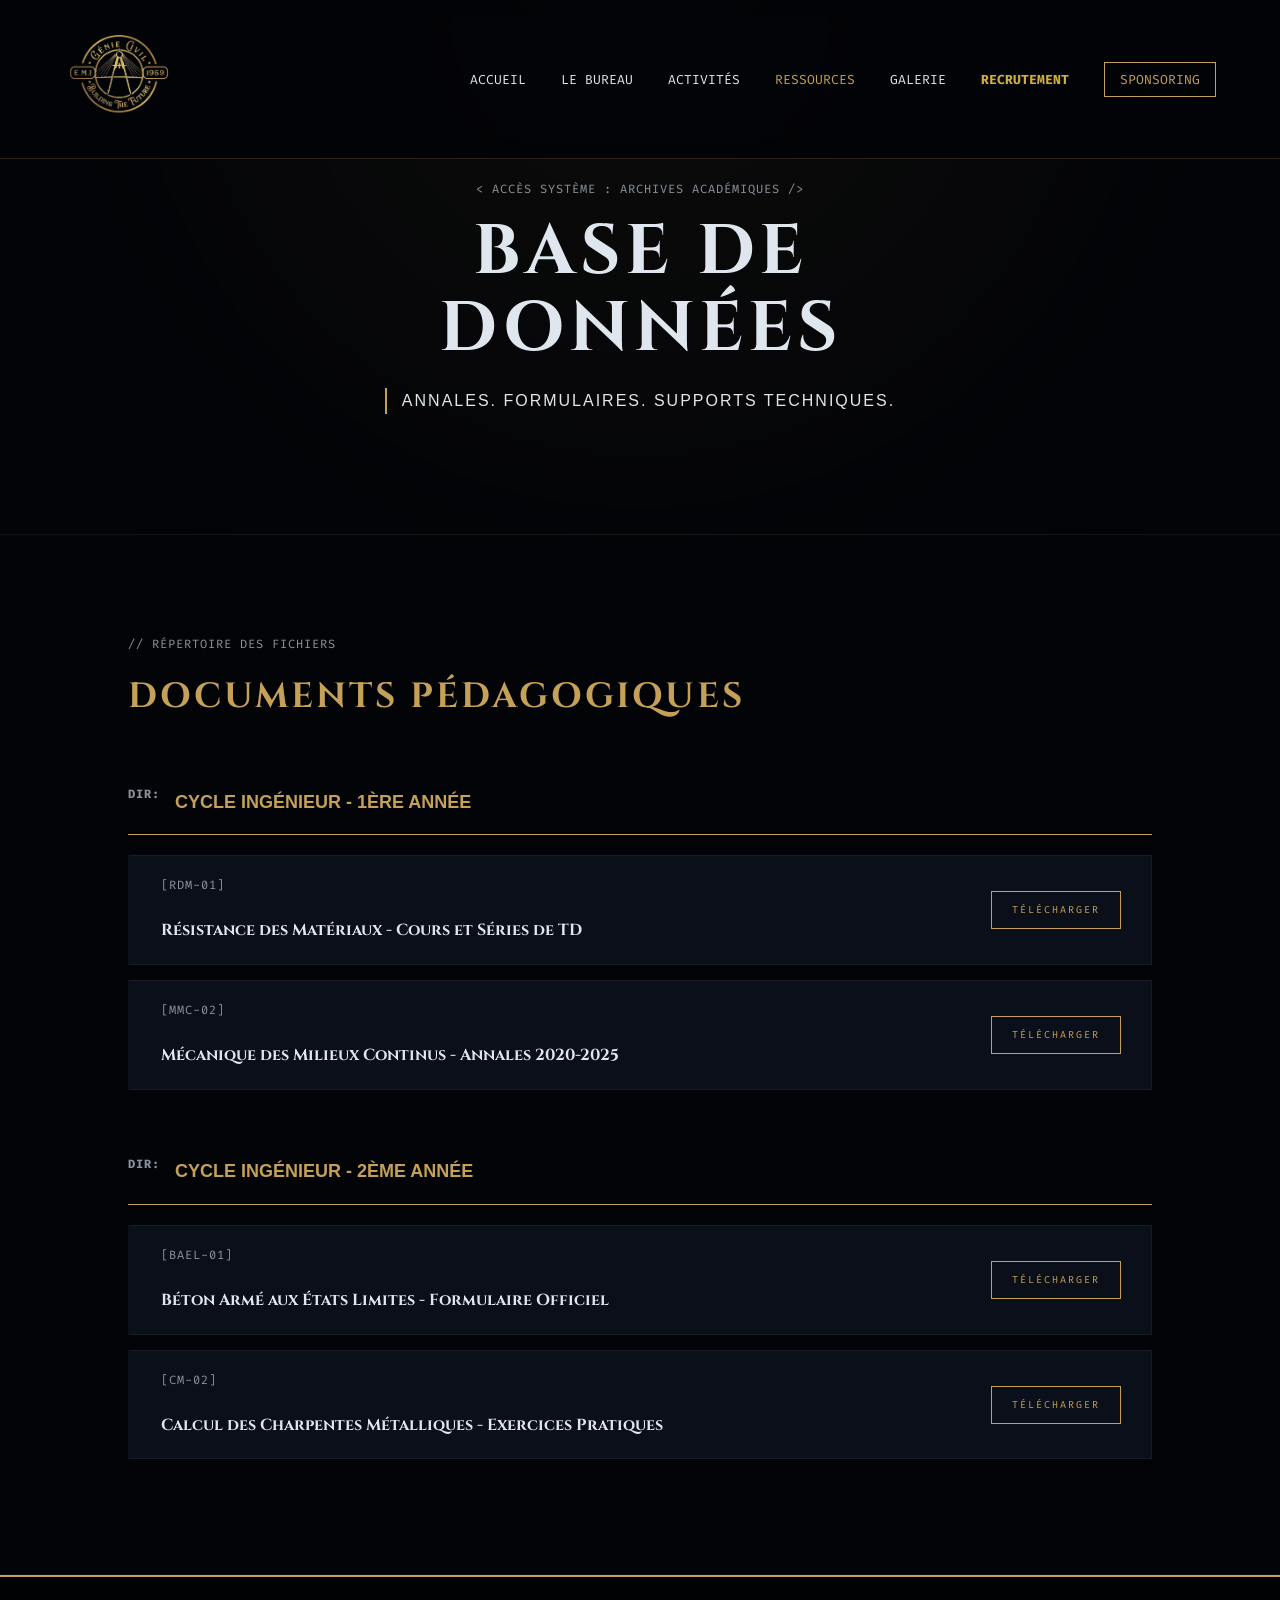
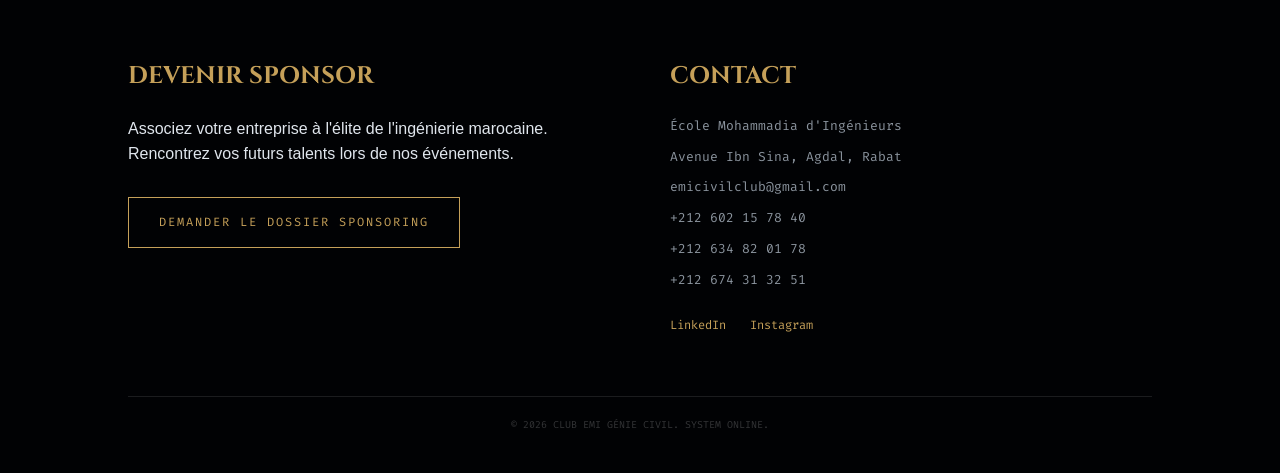
<file: ressources.html>
<!DOCTYPE html>
<html lang="fr">
<head>
    <meta charset="UTF-8">
    <meta name="viewport" content="width=device-width, initial-scale=1.0">
    <title>Ressources | CLUB EMI GÉNIE CIVIL</title>
    <link rel="preconnect" href="https://fonts.googleapis.com">
    <link rel="preconnect" href="https://fonts.gstatic.com" crossorigin>
    <link href="https://fonts.googleapis.com/css2?family=Cinzel:wght@600;800;900&family=Fira+Code:wght@300;400;500&display=swap" rel="stylesheet">
    <link rel="stylesheet" href="css/style.css">
</head>
<body>

    <!-- BARRE DE NAVIGATION ROYALE -->
    <nav class="royal-navbar" id="navbar">
        <div class="logo-container">
            <a href="index.html">
                <img src="assets/images/club_emi_genie_civil-removebg-preview.png" alt="Logo EMI GC" class="logo-img">
            </a>
        </div>
        <ul class="nav-links">
            <li><a href="index.html">Accueil</a></li>
            <li><a href="bureau.html">Le Bureau</a></li>
            <li><a href="activites.html">Activités</a></li>
            <li><a href="ressources.html" class="active">Ressources</a></li>
            <li><a href="galerie.html">Galerie</a></li>
            <li><a href="index.html#recrutement" style="color: #D4AF37; font-weight: bold;">Recrutement</a></li>
            <li><a href="index.html#contact" class="btn-sponsoring">Sponsoring</a></li>
        </ul>
    </nav>

    <!-- EN-TÊTE INTERNE -->
    <header class="page-header-royal">
        <div class="header-content">
            <span class="system-code">&lt; ACCÈS SYSTÈME : ARCHIVES ACADÉMIQUES /&gt;</span>
            <h1 class="main-title lightning-text">BASE DE<br>DONNÉES</h1>
            <p class="tagline">Annales. Formulaires. Supports Techniques.</p>
        </div>
    </header>

    <!-- REGISTRE DES DOCUMENTS -->
    <section class="section-royal">
        <div class="section-header">
            <span class="system-code">// RÉPERTOIRE DES FICHIERS</span>
            <h2 class="section-title">DOCUMENTS PÉDAGOGIQUES</h2>
        </div>

        <div class="database-container">
            
            <!-- Dossier 1ère Année -->
            <div class="db-folder">
                <h3 class="gold-text"><span class="system-code">DIR:</span> CYCLE INGÉNIEUR - 1ÈRE ANNÉE</h3>
                
                <div class="db-file-row">
                    <div class="db-file-info">
                        <span class="system-code">[RDM-01]</span>
                        <h4>Résistance des Matériaux - Cours et Séries de TD</h4>
                    </div>
                    <a href="#" class="btn-royal btn-download">TÉLÉCHARGER</a>
                </div>

                <div class="db-file-row">
                    <div class="db-file-info">
                        <span class="system-code">[MMC-02]</span>
                        <h4>Mécanique des Milieux Continus - Annales 2020-2025</h4>
                    </div>
                    <a href="#" class="btn-royal btn-download">TÉLÉCHARGER</a>
                </div>
            </div>

            <!-- Dossier 2ème Année -->
            <div class="db-folder">
                <h3 class="gold-text"><span class="system-code">DIR:</span> CYCLE INGÉNIEUR - 2ÈME ANNÉE</h3>
                
                <div class="db-file-row">
                    <div class="db-file-info">
                        <span class="system-code">[BAEL-01]</span>
                        <h4>Béton Armé aux États Limites - Formulaire Officiel</h4>
                    </div>
                    <a href="#" class="btn-royal btn-download">TÉLÉCHARGER</a>
                </div>
                
                <div class="db-file-row">
                    <div class="db-file-info">
                        <span class="system-code">[CM-02]</span>
                        <h4>Calcul des Charpentes Métalliques - Exercices Pratiques</h4>
                    </div>
                    <a href="#" class="btn-royal btn-download">TÉLÉCHARGER</a>
                </div>
            </div>

        </div>
    </section>

    <!-- SECTION : SPONSORING & CONTACT -->
    <footer id="contact" class="footer-royal">
        <div class="footer-grid">
            <div class="sponsoring-box">
                <h3 class="lightning-text">DEVENIR SPONSOR</h3>
                <p>Associez votre entreprise à l'élite de l'ingénierie marocaine. Rencontrez vos futurs talents lors de nos événements.</p>
                <a href="mailto:emicivilclub@gmail.com?subject=Demande de Dossier de Sponsoring - Club EMI GC" class="btn-royal">Demander le Dossier Sponsoring</a>
            </div>

            <div class="contact-info">
                <h3>CONTACT</h3>
                <ul>
                    <li>École Mohammadia d'Ingénieurs</li>
                    <li>Avenue Ibn Sina, Agdal, Rabat</li>
                    <li>emicivilclub@gmail.com</li>
                    <li>+212 602 15 78 40</li>
                    <li>+212 634 82 01 78</li>
                    <li>+212 674 31 32 51</li>
                </ul>
                <div class="social-links">
                    <a href="https://www.linkedin.com/company/clubgeniecivilemi/home/">LinkedIn</a>
                    <a href="https://www.instagram.com/clubemigeniecivil/">Instagram</a>
                </div>
            </div>
        </div>
        <div class="copyright">
            <p>&copy; 2026 CLUB EMI GÉNIE CIVIL. SYSTEM ONLINE.</p>
        </div>
    </footer>

    <script src="js/script.js"></script>
</body>
</html>
</file>
<file: css/style.css>
/* =========================================
   VARIABLES : ROYALE DEVELOPER THEME
   ========================================= */
:root {
    --bg-dark: #030407; /* Noir profond */
    --panel-dark: #0b0f19; /* Gris bleuté très sombre (style IDE) */
    --gold-royal: #c5a059;
    --gold-lightning: #ffea00; /* Jaune électrique pour l'effet foudre */
    --text-light: #e0e6ed;
    --text-muted: #8b949e;
    
    /* Typographies */
    --font-royal: 'Cinzel', serif;
    --font-dev: 'Fira Code', monospace; /* Police de développeur */
}

* {
    margin: 0;
    padding: 0;
    box-sizing: border-box;
    scroll-behavior: smooth;
}

body {
    background-color: var(--bg-dark);
    color: var(--text-light);
    font-family: 'Helvetica Neue', Arial, sans-serif;
    line-height: 1.6;
    overflow-x: hidden;
}

/* =========================================
   EFFETS "LIGHTNING" (FOUDRE / NÉON)
   ========================================= */
@keyframes lightning-text {
    0%, 100% { text-shadow: 0 0 5px rgba(197, 160, 89, 0.5); color: var(--gold-royal); }
    50% { text-shadow: 0 0 20px var(--gold-lightning), 0 0 40px var(--gold-lightning); color: #fff; }
    52% { text-shadow: 0 0 5px rgba(197, 160, 89, 0.5); color: var(--gold-royal); }
    54% { text-shadow: 0 0 30px var(--gold-lightning), 0 0 50px #fff; color: #fff; }
    56% { text-shadow: 0 0 5px rgba(197, 160, 89, 0.5); color: var(--gold-royal); }
}

.lightning-text {
    animation: lightning-text 5s infinite;
}

@keyframes lightning-border {
    0%, 100% { box-shadow: 0 0 5px rgba(197, 160, 89, 0.3); border-color: rgba(197, 160, 89, 0.5); }
    50% { box-shadow: 0 0 15px var(--gold-lightning), inset 0 0 10px var(--gold-lightning); border-color: var(--gold-lightning); }
    52% { box-shadow: 0 0 5px rgba(197, 160, 89, 0.3); border-color: rgba(197, 160, 89, 0.5); }
    54% { box-shadow: 0 0 25px var(--gold-lightning); border-color: #fff; }
    56% { box-shadow: 0 0 5px rgba(197, 160, 89, 0.3); border-color: rgba(197, 160, 89, 0.5); }
}

.border-lightning {
    border: 1px solid var(--gold-royal);
    animation: lightning-border 5s infinite;
}

/* =========================================
   TYPOGRAPHIE DÉVELOPPEUR
   ========================================= */
.system-code {
    font-family: var(--font-dev);
    color: var(--text-muted);
    font-size: 12px;
    letter-spacing: 1px;
    display: block;
    margin-bottom: 15px;
}

/* =========================================
   NAVIGATION ROYALE
   ========================================= */
.royal-navbar {
    position: fixed;
    top: 0;
    width: 100%;
    display: flex;
    justify-content: space-between;
    align-items: center;
    padding: 20px 5%;
    background: rgba(3, 4, 7, 0.9);
    border-bottom: 1px solid rgba(197, 160, 89, 0.2);
    z-index: 1000;
    backdrop-filter: blur(10px);
}

.nav-links {
    display: flex;
    list-style: none;
    gap: 35px;
    align-items: center;
}

.nav-links a {
    color: var(--text-light);
    text-decoration: none;
    font-family: var(--font-dev);
    font-size: 13px;
    text-transform: uppercase;
    transition: color 0.3s;
}

.nav-links a:hover, .nav-links a.active {
    color: var(--gold-royal);
}

.logo-img {
    height: 110px;
}

/* =========================================
   HERO SECTION (ARRIÈRE-PLAN VIDÉO)
   ========================================= */
.hero-royal {
    position: relative;
    height: 100vh;
    display: flex;
    align-items: center;
    padding: 0 10%;
    overflow: hidden;
}

.bg-video {
    position: absolute;
    top: 50%;
    left: 50%;
    min-width: 100%;
    min-height: 100%;
    width: auto;
    height: auto;
    transform: translateX(-50%) translateY(-50%);
    z-index: -2;
    object-fit: cover;
}

.hero-overlay {
    position: absolute;
    top: 0; left: 0; width: 100%; height: 100%;
    background: linear-gradient(90deg, rgba(3,4,7,0.95) 0%, rgba(3,4,7,0.7) 50%, rgba(3,4,7,0.3) 100%);
    z-index: -1;
}

.hero-content {
    z-index: 1;
    max-width: 800px;
}

.main-title {
    font-family: var(--font-royal);
    font-size: 70px;
    line-height: 1.1;
    letter-spacing: 5px;
    margin-bottom: 20px;
}

.tagline {
    font-size: 16px;
    color: var(--text-light);
    letter-spacing: 2px;
    text-transform: uppercase;
    margin-bottom: 40px;
    border-left: 2px solid var(--gold-royal);
    padding-left: 15px;
}

/* =========================================
   BOUTONS ROYAUX
   ========================================= */
.btn-royal {
    display: inline-block;
    padding: 15px 30px;
    background: transparent;
    color: var(--gold-royal);
    border: 1px solid var(--gold-royal);
    font-family: var(--font-dev);
    font-size: 12px;
    text-decoration: none;
    text-transform: uppercase;
    letter-spacing: 2px;
    transition: all 0.3s;
    cursor: pointer;
}

.btn-royal:hover {
    background: var(--gold-royal);
    color: var(--bg-dark);
    box-shadow: 0 0 15px rgba(197, 160, 89, 0.5);
}

.btn-sponsoring {
    border: 1px solid var(--gold-royal);
    padding: 8px 15px;
    color: var(--gold-royal) !important;
}

.btn-sponsoring:hover {
    background: var(--gold-royal);
    color: var(--bg-dark) !important;
}

/* =========================================
   SECTIONS ET GRILLES
   ========================================= */
.section-royal {
    padding: 100px 10%;
    border-bottom: 1px solid rgba(255,255,255,0.05);
}

.dark-panel {
    background-color: var(--panel-dark);
}

.section-header {
    margin-bottom: 60px;
}

.section-title {
    font-family: var(--font-royal);
    font-size: 35px;
    color: var(--gold-royal);
    letter-spacing: 3px;
}

.grid-2-cols {
    display: grid;
    grid-template-columns: 1fr 1fr;
    gap: 40px;
}

.align-center {
    align-items: center;
}

/* =========================================
   CARTES ET ESPACES MÉDIAS
   ========================================= */
.card-royal {
    background: rgba(0, 0, 0, 0.4);
    border: 1px solid rgba(255,255,255,0.05);
    display: flex;
    flex-direction: column;
}

.media-space {
    width: 100%;
    height: 250px;
    background: #000;
    position: relative;
    overflow: hidden;
}

.large-media {
    height: auto; /* Le cadre s'adapte à la taille de la photo */
}

.large-media img {
    height: auto; /* Annule la contrainte de hauteur */
    display: block; /* Enlève les marges invisibles */
}

.media-space img, .media-space video {
    width: 100%;
    height: 100%;
    object-fit: cover;
    opacity: 0.7;
    transition: opacity 0.3s, transform 0.5s;
}

.media-space:hover img, .media-space:hover video {
    opacity: 1;
    transform: scale(1.02);
}

.card-content {
    padding: 30px;
}

.card-content h3 {
    font-family: var(--font-royal);
    font-size: 22px;
    color: var(--gold-royal);
    margin-bottom: 15px;
}

/* =========================================
   JOURNÉE GÉNIE CIVIL (JGC)
   ========================================= */
.jgc-showcase {
    display: grid;
    grid-template-columns: 2fr 1fr;
    gap: 40px;
}

.highlight-box h3 {
    font-family: var(--font-royal);
    font-size: 28px;
    margin: 20px 0 10px 0;
    color: var(--gold-royal);
}

.jgc-archives {
    display: flex;
    flex-direction: column;
    gap: 20px;
}

.archive-box {
    padding: 30px;
    background: rgba(0, 0, 0, 0.4);
    border: 1px solid rgba(255,255,255,0.05);
    border-left: 2px solid var(--gold-royal);
}

.archive-year {
    font-family: var(--font-dev);
    font-size: 14px;
    color: var(--text-light);
    display: block;
    margin-bottom: 15px;
}

.link-royal {
    color: var(--gold-royal);
    text-decoration: none;
    font-family: var(--font-dev);
    font-size: 12px;
    text-transform: uppercase;
}

/* =========================================
   FOOTER (SPONSORING & CONTACT)
   ========================================= */
.footer-royal {
    background-color: #010204;
    padding: 80px 10% 40px;
    border-top: 2px solid var(--gold-royal);
}

.footer-grid {
    display: grid;
    grid-template-columns: 1fr 1fr;
    gap: 60px;
    margin-bottom: 60px;
}

.sponsoring-box h3, .contact-info h3 {
    font-family: var(--font-royal);
    font-size: 24px;
    color: var(--gold-royal);
    margin-bottom: 20px;
}

.sponsoring-box p {
    margin-bottom: 30px;
}

.contact-info ul {
    list-style: none;
    font-family: var(--font-dev);
    font-size: 13px;
    color: var(--text-muted);
}

.contact-info ul li {
    margin-bottom: 10px;
}

.social-links {
    margin-top: 20px;
}

.social-links a {
    color: var(--gold-royal);
    margin-right: 20px;
    font-family: var(--font-dev);
    text-decoration: none;
    font-size: 12px;
}

.copyright {
    text-align: center;
    border-top: 1px solid rgba(255,255,255,0.1);
    padding-top: 20px;
    font-family: var(--font-dev);
    font-size: 10px;
    color: rgba(255,255,255,0.2);
}

/* =========================================
   EN-TÊTES DES PAGES INTERNES & PORTRAITS
   ========================================= */
.page-header-royal {
    padding: 180px 10% 80px;
    background: radial-gradient(circle at top, rgba(197, 160, 89, 0.05) 0%, var(--bg-dark) 70%);
    border-bottom: 1px solid rgba(255,255,255,0.05);
    text-align: center;
    display: flex;
    justify-content: center;
}

.caption-royal {
    text-align: right;
    padding-top: 15px;
    border-top: 1px solid rgba(197, 160, 89, 0.2);
    margin-top: 15px;
}

/* =========================================
   PORTRAITS (Taille unifiée et centrée)
   ========================================= */
/* =========================================
   PORTRAITS (Format Profil Professionnel)
   ========================================= */
.portrait-media {
    width: 100%;
    aspect-ratio: 3 / 4; /* Force un format vertical parfait pour un profil */
    height: auto; /* Annule l'ancienne hauteur fixe */
}

.portrait-media img {
    width: 100%;
    height: 100%;
    object-fit: cover; /* Remplit le cadre sans écraser l'image */
    object-position: center 20%; /* Centre l'image en gardant le focus sur le haut (visage) */
}

.gold-text {
    color: var(--gold-royal) !important;
}

/* =========================================
   BASE DE DONNÉES (RESSOURCES)
   ========================================= */
.database-container {
    display: flex;
    flex-direction: column;
    gap: 50px;
    margin-top: 40px;
}

.db-folder h3 {
    border-bottom: 1px solid var(--gold-royal);
    padding-bottom: 15px;
    margin-bottom: 20px;
    font-size: 18px;
    display: flex;
    align-items: center;
    gap: 15px;
}

.db-file-row {
    display: flex;
    justify-content: space-between;
    align-items: center;
    background: var(--panel-dark);
    padding: 20px 30px;
    margin-bottom: 15px;
    border: 1px solid rgba(255, 255, 255, 0.05);
    border-left: 3px solid transparent;
    transition: all 0.3s ease;
}

.db-file-row:hover {
    background: rgba(197, 160, 89, 0.05);
    border-left: 3px solid var(--gold-royal);
    border-color: rgba(197, 160, 89, 0.2);
}

.db-file-info {
    display: flex;
    flex-direction: column;
    gap: 8px;
}

.db-file-info h4 {
    font-family: var(--font-royal);
    font-size: 16px;
    color: var(--text-light);
}

.btn-download {
    padding: 10px 20px;
    font-size: 10px;
}

.footer-logo {
    height: 90px; /* Change la taille ici aussi */
}

/* =========================================
   GRILLE D'ÉQUIPE DYNAMIQUE (ROSTER) - TAILLE FIXE
   ========================================= */
.roster-grid {
    display: flex;
    flex-wrap: wrap;
    justify-content: center; /* Centre les profils au milieu de la page */
    gap: 40px;
    margin-top: 30px;
}

/* Blocage de la taille des cartes pour éviter l'effet géant */
.roster-grid .card-royal {
    width: 320px; /* Largeur stricte pour un profil élégant */
    flex-grow: 0; 
}

/* =========================================
   GRILLE DE LA GALERIE PHOTOS
   ========================================= */
.gallery-grid {
    display: grid;
    /* Crée une mosaïque fluide. Les images feront au minimum 300px de large */
    grid-template-columns: repeat(auto-fit, minmax(300px, 1fr));
    gap: 20px;
}

.gallery-item {
    height: 250px; /* Toutes les photos auront la même hauteur */
    border-radius: 4px; /* Petits bords arrondis élégants */
}

/* =========================================
   CARROUSEL / DIAPORAMA DE LA GALERIE
   ========================================= */
.carousel-container {
    position: relative;
    max-width: 900px; /* Largeur majestueuse au centre */
    margin: 0 auto;
    overflow: hidden;
    background: #000;
}

.carousel-slide {
    display: none; /* Cache toutes les photos par défaut */
    width: 100%;
    animation: fadeEffect 0.6s ease; /* Effet de fondu lors du changement */
}

/* On affiche uniquement la photo active */
.carousel-slide.active {
    display: block; 
}

.carousel-slide img {
    width: 100%;
    height: 500px; /* Hauteur fixe pour que le slider ne saute pas */
    object-fit: cover; 
    display: block;
}

/* Boutons Précédent / Suivant */
.carousel-btn {
    position: absolute;
    top: 50%;
    transform: translateY(-50%);
    background: rgba(0, 0, 0, 0.7);
    color: #D4AF37;
    border: 1px solid #D4AF37;
    cursor: pointer;
    padding: 15px 20px;
    font-size: 24px;
    z-index: 10;
    transition: all 0.3s ease;
}

.carousel-btn:hover {
    background: #D4AF37;
    color: #000;
    box-shadow: 0 0 15px #D4AF37;
}

.carousel-btn.prev {
    left: 0;
    border-left: none; /* Colle le bouton au bord gauche */
}

.carousel-btn.next {
    right: 0;
    border-right: none; /* Colle le bouton au bord droit */
}

/* L'animation de fondu */
@keyframes fadeEffect {
    from { opacity: 0.3; }
    to { opacity: 1; }
}

/* =========================================
   EFFET LINKEDIN ULTRA-VISIBLE (BADGE + HOVER)
   ========================================= */
.portrait-media a {
    display: block !important;
    width: 100% !important;
    height: 100% !important;
    overflow: hidden !important;
    position: relative !important; /* Indispensable pour placer le texte dessus */
}

.portrait-media a img {
    transition: transform 0.4s ease, filter 0.4s ease !important;
    width: 100%;
    height: 100%;
    object-fit: cover;
}

/* 1. LE PETIT BADGE PERMANENT "in" EN BAS À DROITE */
.portrait-media a::before {
    content: "in";
    position: absolute;
    bottom: 10px;
    right: 10px;
    background-color: #0077b5; /* Bleu officiel LinkedIn */
    color: white;
    font-family: Arial, sans-serif;
    font-weight: bold;
    font-size: 16px;
    padding: 2px 8px;
    border-radius: 4px;
    z-index: 2;
    box-shadow: 0 2px 5px rgba(0,0,0,0.8);
    pointer-events: none; /* Ne bloque pas le clic */
}

/* 2. LE BOUTON QUI APPARAÎT AU CENTRE AU SURVOL */
.portrait-media a::after {
    content: "🔗 LINKEDIN";
    position: absolute;
    top: 50%;
    left: 50%;
    transform: translate(-50%, -50%);
    background-color: #0077b5;
    color: white;
    font-family: 'Fira Code', monospace;
    font-weight: bold;
    font-size: 14px;
    padding: 10px 15px;
    border-radius: 5px;
    opacity: 0; /* Caché par défaut */
    transition: opacity 0.3s ease;
    z-index: 3;
    pointer-events: none;
    box-shadow: 0 0 15px rgba(0, 119, 181, 0.8);
}

/* 3. L'EFFET QUAND ON PASSE LA SOURIS */
.portrait-media a:hover img {
    transform: scale(1.08) !important;
    filter: brightness(0.4) !important; /* Assombrit la photo pour faire ressortir le texte */
    cursor: pointer !important;
}

.portrait-media a:hover::after {
    opacity: 1; /* Fait apparaître le gros bouton central */
}

/* =========================================
   SECTION RECRUTEMENT (Vidéo en fond)
   ========================================= */
.section-recrutement {
    position: relative;
    overflow: hidden; /* Empêche la vidéo de dépasser de la section */
    padding: 100px 20px;
    display: flex;
    flex-direction: column;
    align-items: center;
}

/* Positionnement de la vidéo tout au fond */
.recrutement-video {
    position: absolute;
    top: 0;
    left: 0;
    width: 100%;
    height: 100%;
    object-fit: cover; /* Recadre la vidéo pour remplir l'écran sans déformer */
    z-index: 0;
}

/* Le voile noir (Overlay) au-dessus de la vidéo pour lire le texte */
.section-recrutement::before {
    content: "";
    position: absolute;
    top: 0; left: 0; right: 0; bottom: 0;
    background: rgba(0, 0, 0, 0.75); /* Voile noir à 75% */
    z-index: 1;
}

/* Le texte et la boîte passent au-dessus du voile noir */
.relative-z {
    position: relative;
    z-index: 2;
    width: 100%;
}

/* Design de la boîte de recrutement transparente */
.recrutement-box {
    text-align: center;
    max-width: 800px;
    margin: 0 auto;
    padding: 50px 30px;
    background: rgba(10, 10, 10, 0.6); /* Fond sombre transparent */
    border-radius: 8px;
    backdrop-filter: blur(8px); /* Effet verre flouté premium */
}

.recrutement-box h3 {
    font-size: 1.8rem;
    margin-bottom: 20px;
}

.recrutement-box p {
    margin-bottom: 40px;
    font-size: 1.1rem;
    line-height: 1.6;
    color: #e0e0e0;
}

.recrutement-box .btn-royal {
    font-size: 1.2rem;
    padding: 15px 40px;
    display: inline-block;
}
/* =========================================
   SECTIONS AVEC VIDÉO EN ARRIÈRE-PLAN
   ========================================= */
.section-video-bg {
    position: relative;
    overflow: hidden;
    padding: 80px 20px; /* Espace interne de la section */
}

/* La vidéo de fond qui remplit tout l'espace */
.bg-video-element {
    position: absolute;
    top: 0;
    left: 0;
    width: 100%;
    height: 100%;
    object-fit: cover; /* Recadre la vidéo sans la déformer */
    z-index: 0;
}

/* Le voile noir (à 80% d'opacité) pour ne pas rendre le texte illisible */
.overlay-black {
    position: absolute;
    top: 0; left: 0; right: 0; bottom: 0;
    background: rgba(0, 0, 0, 0.8);
    z-index: 1;
}

/* On force le contenu de la section à passer au-dessus de la vidéo */
.relative-z {
    position: relative;
    z-index: 2;
}

.w-100 {
    width: 100%;
}
/* =========================================
   MOTEUR GÉNÉRAL DU CARROUSEL
   ========================================= */
.carousel-container {
    position: relative;
    overflow: hidden;
}

.carousel-slide {
    display: none;
    width: 100%;
    animation: fadeEffect 0.6s ease;
}

.carousel-slide.active {
    display: block;
}

.carousel-btn {
    position: absolute;
    top: 50%;
    transform: translateY(-50%);
    background: rgba(0, 0, 0, 0.7);
    color: #D4AF37;
    border: 1px solid #D4AF37;
    cursor: pointer;
    padding: 15px 20px;
    font-size: 24px;
    z-index: 10;
    transition: all 0.3s ease;
}

.carousel-btn:hover {
    background: #D4AF37;
    color: #000;
}

.carousel-btn.prev { left: 0; border-left: none; }
.carousel-btn.next { right: 0; border-right: none; }

@keyframes fadeEffect {
    from { opacity: 0.3; }
    to { opacity: 1; }
}

/* =========================================
   1. DESIGN SPÉCIFIQUE : LA GALERIE (Rétablie comme avant)
   ========================================= */
.carousel-container:not(.card-carousel) {
    max-width: 900px;
    margin: 0 auto;
    background: #000;
}

.carousel-container:not(.card-carousel) .carousel-slide img {
    width: 100%;
    height: 500px !important; /* Garde la grande taille de la galerie */
    object-fit: cover !important; /* Remplit bien le cadre */
    display: block;
}

/* =========================================
   2. DESIGN SPÉCIFIQUE : ACTIVITÉS (Série Conférences)
   ========================================= */
/* Règle intelligente : on modifie la boîte UNIQUEMENT si elle contient un mini-carrousel.
   Cela protège totalement le Bureau et l'Accueil ! */
.media-space:has(.card-carousel) {
    aspect-ratio: 16 / 9 !important; /* Format cinéma large */
    height: auto !important;
    background: #050505 !important;
    padding: 0 !important;
}

.card-carousel {
    width: 100% !important;
    height: 100% !important;
    margin: 0 !important;
}

.card-carousel .carousel-slide {
    height: 100% !important;
}

.card-carousel .carousel-slide img {
    width: 100% !important;
    height: 100% !important; 
    object-fit: contain !important; /* L'image de conférence rentre EN ENTIER sans être coupée */
    background-color: #050505 !important;
}

.card-carousel .carousel-btn {
    padding: 8px 12px !important;
    font-size: 16px !important;
    background: rgba(0, 0, 0, 0.6) !important;
}
/* =========================================
   MODE MOBILE (SMARTPHONES & PETITS ÉCRANS) - VERSION PRO
   ========================================= */
@media screen and (max-width: 768px) {
    
    /* 1. Ajustement des gros titres */
    .main-title {
        font-size: 2.2rem !important; 
        line-height: 1.2 !important;
        word-wrap: break-word;
    }
    
    /* 2. Donner de l'air au contenu principal (éviter qu'il touche les bords) */
    .hero-royal {
        /* On augmente l'espace en haut (140px) et sur les côtés (25px) */
        padding: 140px 25px 60px !important; 
    }

    /* 3. Optimisation du Menu pour les doigts (Tactile) */
    .royal-navbar {
        flex-direction: column !important;
        padding: 15px 10px !important;
        background: rgba(3, 4, 7, 0.98) !important; /* Rendu légèrement plus sombre pour bien lire */
    }
    
    .nav-links {
        flex-wrap: wrap !important;
        justify-content: center !important;
        /* Plus d'espace entre les mots pour éviter de cliquer à côté */
        gap: 12px 18px !important; 
        margin-top: 15px !important;
    }
    
    .nav-links li a {
        font-size: 13px !important; /* Texte légèrement agrandi */
        padding: 8px 10px !important; /* Zone de clic plus large pour les pouces */
        letter-spacing: 1px !important;
    }

    /* Mettre le bouton Sponsoring en évidence sur sa propre ligne */
    .nav-links li:last-child {
        width: 100% !important;
        text-align: center !important;
        margin-top: 12px !important;
        display: flex;
        justify-content: center;
    }
    
    /* 4. Espacements globaux et Grilles */
    .page-header-royal {
        padding: 120px 15px 50px !important; 
    }
    
    .section-royal {
        padding: 60px 20px !important; 
    }

    /* Empiler les cartes (Activités, Bureau, etc.) */
    .grid-2-cols, 
    .footer-grid, 
    .roster-grid {
        display: grid !important;
        grid-template-columns: 1fr !important; 
        gap: 30px !important;
    }

    .logo-img {
        height: 60px !important;
    }
}
</file>
